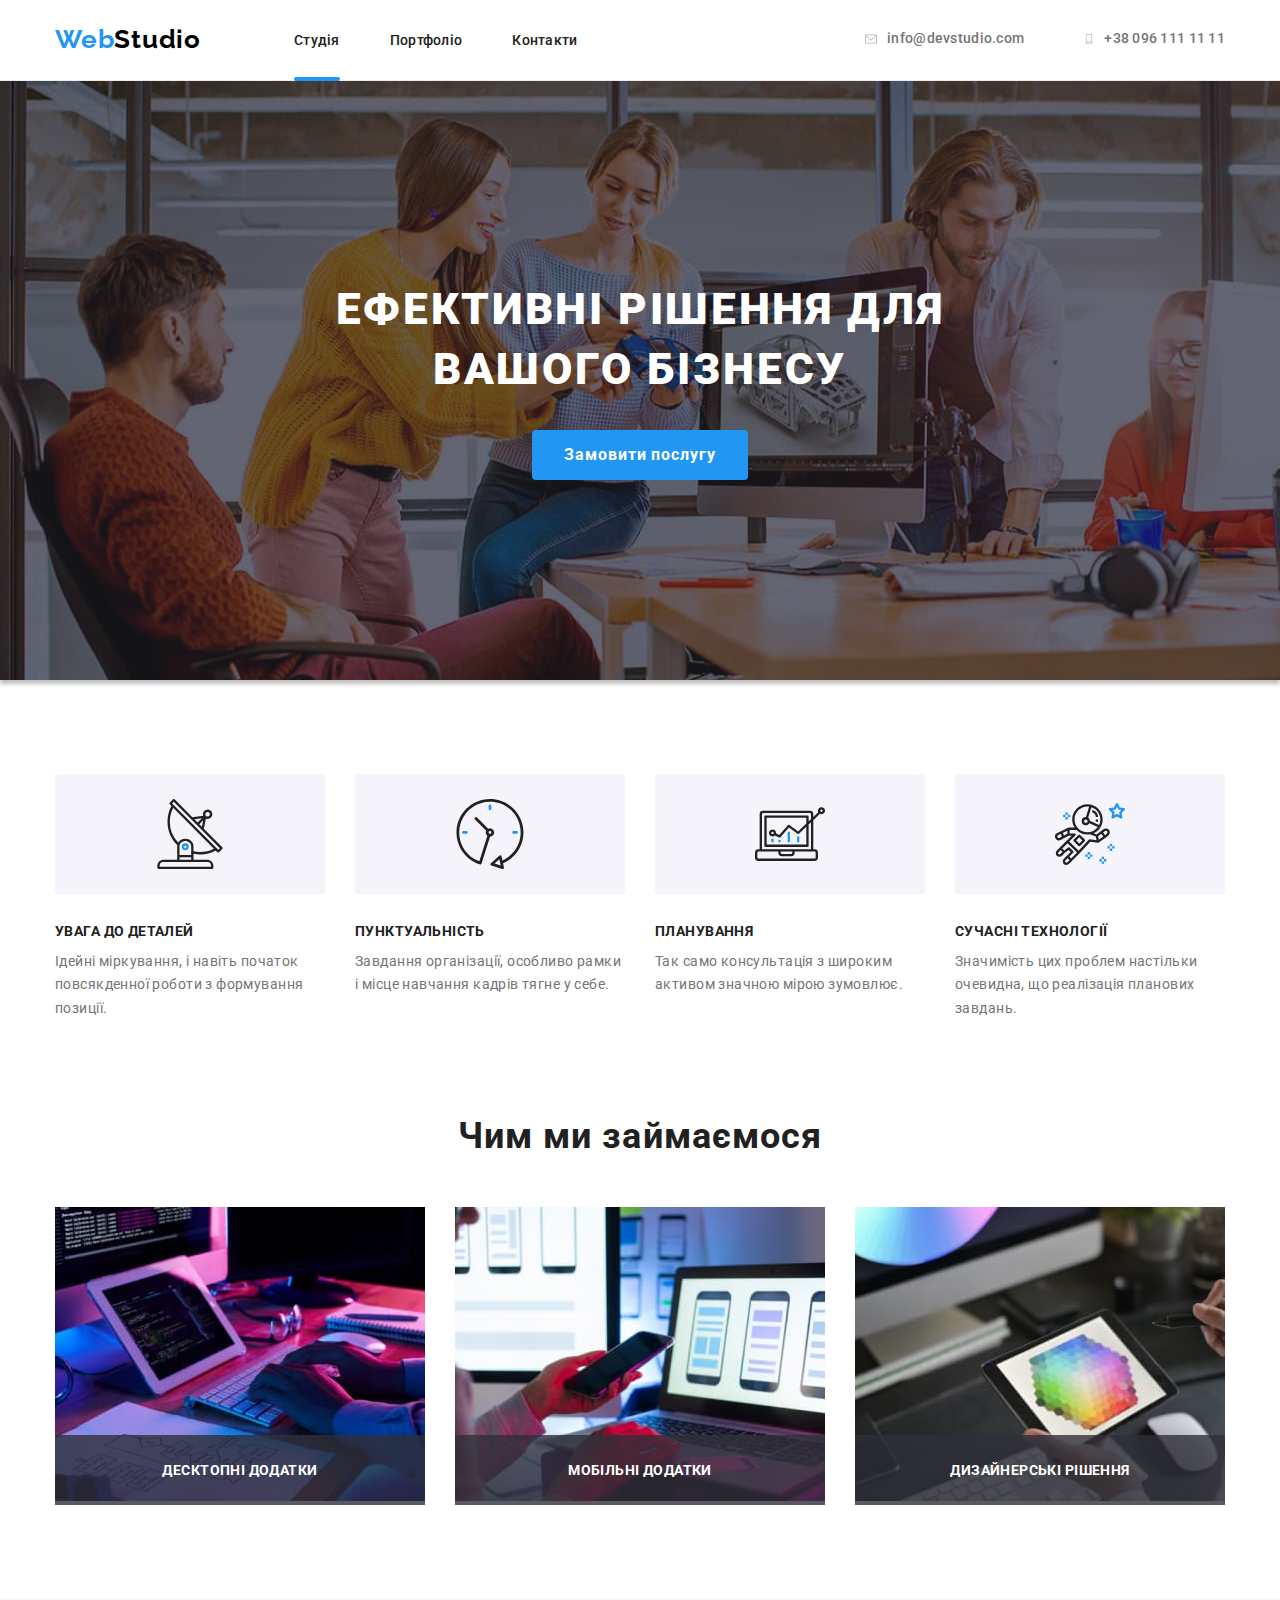
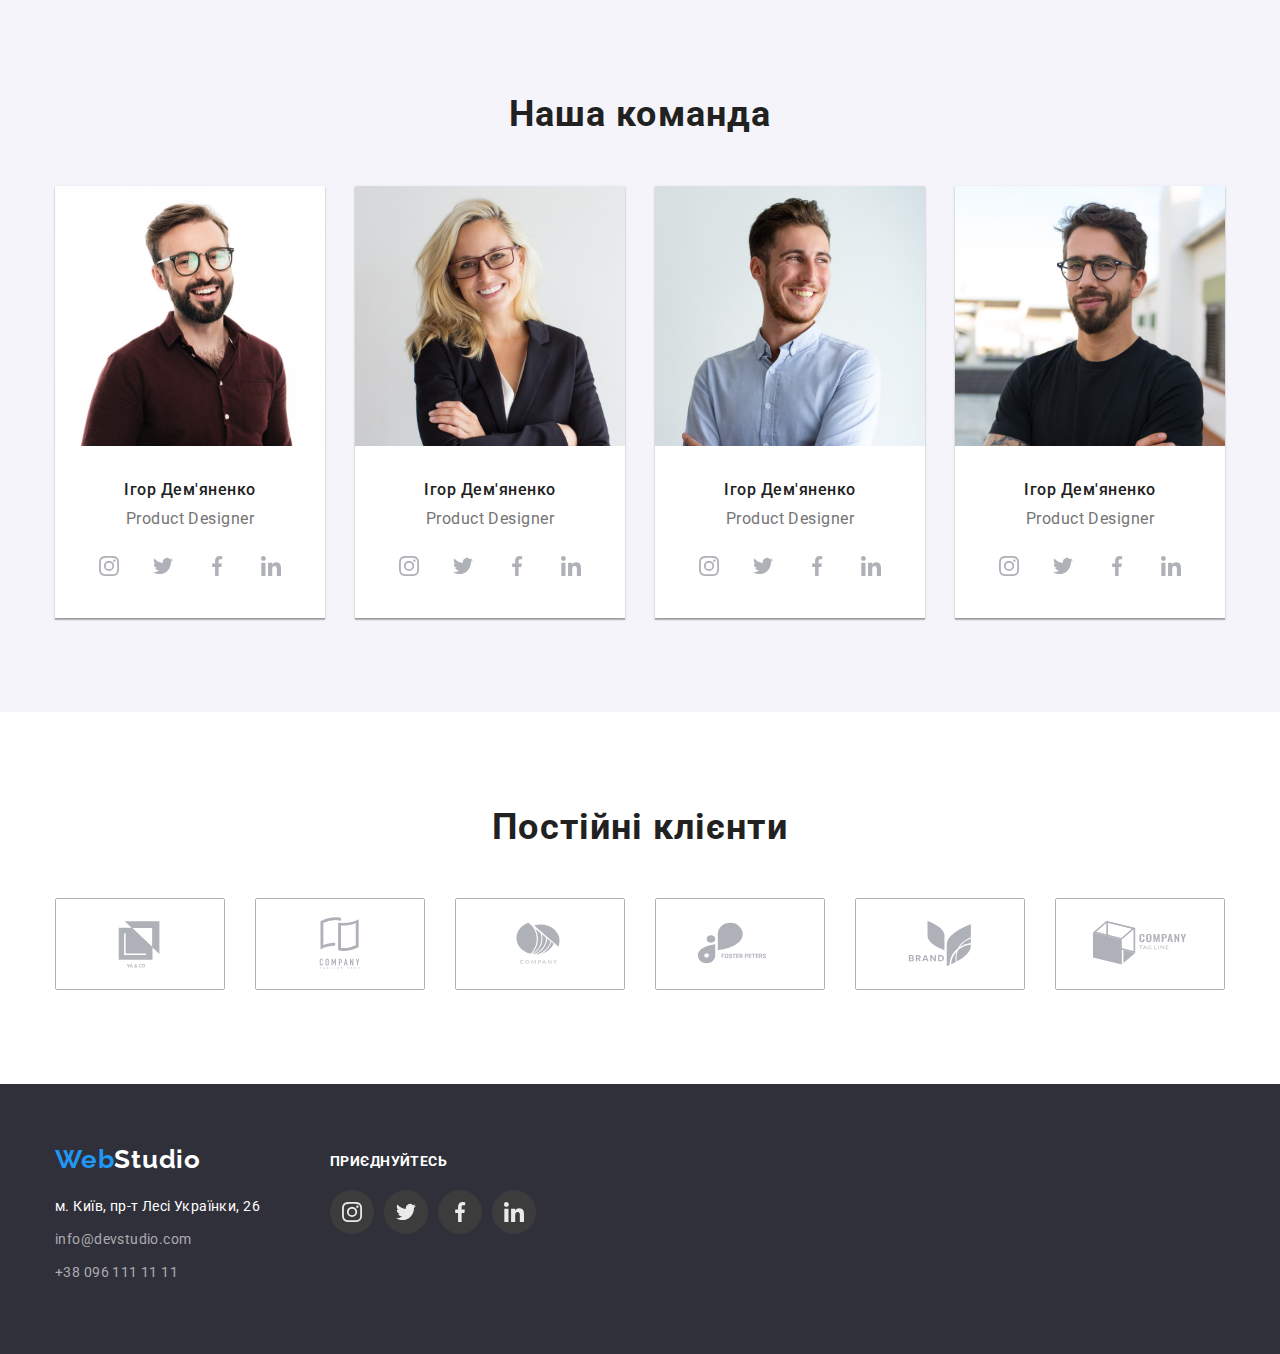
<file: index.html>
<!DOCTYPE html>
<html lang="uk">
  <head>
    <meta charset="UTF-8" />
    <meta http-equiv="X-UA-Compatible" content="IE=edge" />
    <meta name="viewport" content="width=device-width, initial-scale=1.0" />
    <link rel="preconnect" href="https://fonts.googleapis.com" />
    <link rel="preconnect" href="https://fonts.gstatic.com" crossorigin />
    <link
      href="https://fonts.googleapis.com/css2?family=Raleway:wght@400;700;900&family=Roboto:wght@400;500;700;900&display=swap"
      rel="stylesheet"
    />
    <link
      rel="stylesheet"
      href="https://cdnjs.cloudflare.com/ajax/libs/modern-normalize/1.1.0/modern-normalize.min.css"
      integrity="sha512-wpPYUAdjBVSE4KJnH1VR1HeZfpl1ub8YT/NKx4PuQ5NmX2tKuGu6U/JRp5y+Y8XG2tV+wKQpNHVUX03MfMFn9Q=="
      crossorigin="anonymous"
      referrerpolicy="no-referrer"
    />
    <link rel="stylesheet" href="./css/styles.css" />
    <title>WebStudio</title>
  </head>
  <body class="body">
    <header class="header">
      <div class="container">
        <div class="header-f">
          <a href="./index.html" class="logo"
            ><span class="logo-web">Web</span>Studio</a>
          <nav class="nav-ul">
            <ul class="nav">
              <li class="nav-li">
                <div class="current">
                  <a href="./index.html" class="nav-item" >Студія</a>
                </div>
              </li>
              <li class="nav-li">
                <a href="./portfolio.html" class="nav-item">Портфоліо</a>
              </li>
              <li class="nav-li"><a href="#" class="nav-item">Контакти</a></li>
            </ul>
          </nav>
          <div class="header-cont-div">
            <div class="contct-fill">
              <a href="mailto:info@devstudio.com" class="header-email"
                ><svg class="soc-svg-header" width="12" height="16">
                  <use class="header-use" href="./images/icons.svg#icon-envelope"></use>
                </svg>info@devstudio.com
              </a>
            </div>
            <div class="contct-fill">
              <a href="tel:+380961111111" class="header-tel"
                ><svg class="soc-svg-header" width="10" height="16">
                  <use href="./images/icons.svg#icon-smartphone"></use>
                  </svg>+38 096 111 11 11
              </a>
            </div>
          </div>
        </div>
      </div>
    </header>

    <main>
      <!--hero-->
      <section class="hero">
        <div class="container">
          <h1 class="hero-h1">
            Ефективні рішення для <br />
            вашого бізнесу
          </h1>

          <button type="button" class="hero-btn" data-modal-open>Замовити послугу</button>
        </div>
      </section>

      <!--about-->
      <section class="about">
        <div class="container">
          <ul class="about-list">
            <li class="about-list-li">
              <div class="about-grey">
                <svg class="about-icon" width="70" height="70">
                  <use href="./images/icons.svg#icon-antenna-1"></use>
                </svg>
              </div>
              <h3 class="about-list-h">УВАГА ДО ДЕТАЛЕЙ</h3>
              <p class="about-p">
                Ідейні міркування, і навіть початок повсякденної роботи з
                формування позиції.
              </p>
            </li>
            <li class="about-list-li">
              <div class="about-grey">
                <svg class="about-icon" width="70" height="70">
                  <use href="./images/icons.svg#icon-clock-1"></use>
                </svg>
              </div>
              <h3 class="about-list-h">ПУНКТУАЛЬНІСТЬ</h3>
              <p class="about-p">
                Завдання організації, особливо рамки і місце навчання кадрів
                тягне у себе.
              </p>
            </li>
            <li class="about-list-li">
              <div class="about-grey">
                <svg class="about-icon" width="70" height="70">
                  <use href="./images/icons.svg#icon-diagram-1"></use>
                </svg>
              </div>
              <h3 class="about-list-h">ПЛАНУВАННЯ</h3>
              <p class="about-p">
                Так само консультація з широким активом значною мірою зумовлює.
              </p>
            </li>
            <li class="about-list-li">
              <div class="about-grey">
                <svg class="about-icon" width="70" height="70">
                  <use href="./images/icons.svg#icon-astronaut-1"></use>
                </svg>
              </div>
              <h3 class="about-list-h">СУЧАСНІ ТЕХНОЛОГІЇ</h3>
              <p class="about-p">
                Значимість цих проблем настільки очевидна, що реалізація
                планових завдань.
              </p>
            </li>
          </ul>
        </div>
      </section>

      <!--what we do-->
      <section class="what">
        <div class="container">
          <h2 class="what-h2">Чим ми займаємося</h2>

          <ul class="what-ul">
            <li class="what-item">
              <span class="what-text">Десктопні додатки</span>
              <img
                class="what-img"
                src="./images/box1.jpg"
                alt=",картинка1"
                width="370"
                height="294"
              />
              
            </li>
            <li class="what-item">
              <span class="what-text">Мобільні додатки</span>
              <img
                class="what-img"
                src="./images/box2.jpg"
                alt=",картинка2"
                width="370"
                height="294"
              />
              
            </li>
            <li class="what-item">
              <span class="what-text">Дизайнерські рішення</span>
              <img
                class="what-img"
                src="./images/box3.jpg"
                alt=",картинка3"
                width="370"
                height="294"
              />
              
            </li>
          </ul>
        </div>
      </section>

      <!--team-->
      <section class="team">
        <div class="container">
          <h2 class="team-h2">Наша команда</h2>
          <ul class="team-ul">
            <li class="team-item">
              <img
                class="team-img"
                src="./images/teamcard1.jpg"
                alt="команда1"
                width="270"
                height="260"
              />
              <div class="team-h3-p">
                <h3 class="team-name">Ігор Дем'яненко</h3>
                <p class="team-position">Product Designer</p>
                <ul class="soc-team-ul">
                  <li class="soc-team-li">
                    <a class="soc-team-link" href="">
                      <svg class="soc-svg" width="20" height="20">
                        <use href="./images/icons.svg#icon-instagram-2"></use>
                      </svg>
                    </a>
                  </li>
                  <li class="soc-team-li">
                    <a class="soc-team-link" href="">
                      <svg class="soc-svg" width="20" height="20">
                        <use href="./images/icons.svg#icon-twitter-1"></use>
                      </svg>
                    </a>
                  </li>
                  <li class="soc-team-li">
                    <a class="soc-team-link" href="">
                      <svg class="soc-svg" width="20" height="20">
                        <use href="./images/icons.svg#icon-facebook-1"></use>
                      </svg>
                    </a>
                  </li>
                  <li class="soc-team-li">
                    <a class="soc-team-link" href="">
                      <svg class="soc-svg" width="20" height="20">
                        <use href="./images/icons.svg#icon-linkedin-1"></use>
                      </svg>
                    </a>
                  </li>
                </ul>
              </div>
            </li>
            <li class="team-item">
              <img
                src="./images/teamcard2.jpg"
                alt="команда2"
                width="270"
                height="260"
              />
              <div class="team-h3-p">
                <h3 class="team-name">Ігор Дем'яненко</h3>
                <p class="team-position">Product Designer</p>
                <ul class="soc-team-ul">
                  <li class="soc-team-li">
                    <a class="soc-team-link" href="">
                      <svg class="soc-svg" width="20" height="20">
                        <use href="./images/icons.svg#icon-instagram-2"></use>
                      </svg>
                    </a>
                  </li>
                  <li class="soc-team-li">
                    <a class="soc-team-link" href="">
                      <svg class="soc-svg" width="20" height="20">
                        <use href="./images/icons.svg#icon-twitter-1"></use>
                      </svg>
                    </a>
                  </li>
                  <li class="soc-team-li">
                    <a class="soc-team-link" href="">
                      <svg class="soc-svg" width="20" height="20">
                        <use href="./images/icons.svg#icon-facebook-1"></use>
                      </svg>
                    </a>
                  </li>
                  <li class="soc-team-li">
                    <a class="soc-team-link" href="">
                      <svg class="soc-svg" width="20" height="20">
                        <use href="./images/icons.svg#icon-linkedin-1"></use>
                      </svg>
                    </a>
                  </li>
                </ul>
              </div>
            </li>
            <li class="team-item">
              <img
                class="team-img"
                src="./images/teamcard3.jpg"
                alt="команда3"
                width="270"
                height="260"
              />
              <div class="team-h3-p">
                <h3 class="team-name">Ігор Дем'яненко</h3>
                <p class="team-position">Product Designer</p>
                <ul class="soc-team-ul">
                  <li class="soc-team-li">
                    <a class="soc-team-link" href="">
                      <svg class="soc-svg" width="20" height="20">
                        <use href="./images/icons.svg#icon-instagram-2"></use>
                      </svg>
                    </a>
                  </li>
                  <li class="soc-team-li">
                    <a class="soc-team-link" href="">
                      <svg class="soc-svg" width="20" height="20">
                        <use href="./images/icons.svg#icon-twitter-1"></use>
                      </svg>
                    </a>
                  </li>
                  <li class="soc-team-li">
                    <a class="soc-team-link" href="">
                      <svg class="soc-svg" width="20" height="20">
                        <use href="./images/icons.svg#icon-facebook-1"></use>
                      </svg>
                    </a>
                  </li>
                  <li class="soc-team-li">
                    <a class="soc-team-link" href="">
                      <svg class="soc-svg" width="20" height="20">
                        <use href="./images/icons.svg#icon-linkedin-1"></use>
                      </svg>
                    </a>
                  </li>
                </ul>
              </div>
            </li>
            <li class="team-item">
              <img
                class="team-img"
                src="./images/teamcard4.jpg"
                alt="команда4"
                width="270"
                height="260"
              />
              <div class="team-h3-p">
                <h3 class="team-name">Ігор Дем'яненко</h3>
                <p class="team-position">Product Designer</p>
                <ul class="soc-team-ul">
                  <li class="soc-team-li">
                    <a class="soc-team-link" href="">
                      <svg class="soc-svg" width="20" height="20">
                        <use href="./images/icons.svg#icon-instagram-2"></use>
                      </svg>
                    </a>
                  </li>
                  <li class="soc-team-li">
                    <a class="soc-team-link" href="">
                      <svg class="soc-svg" width="20" height="20">
                        <use href="./images/icons.svg#icon-twitter-1"></use>
                      </svg>
                    </a>
                  </li>
                  <li class="soc-team-li">
                    <a class="soc-team-link" href="">
                      <svg class="soc-svg" width="20" height="20">
                        <use href="./images/icons.svg#icon-facebook-1"></use>
                      </svg>
                    </a>
                  </li>
                  <li class="soc-team-li">
                    <a class="soc-team-link" href="">
                      <svg class="soc-svg" width="20" height="20">
                        <use href="./images/icons.svg#icon-linkedin-1"></use>
                      </svg>
                    </a>
                  </li>
                </ul>
              </div>
            </li>
          </ul>
        </div>
      </section>
      <section class="clients">
        <div class="clients-pad">
          <h2 class="clients-h2">Постійні клієнти</h2>
          <ul class="clients-ul">
            <li class="clients-li">
              <a class="clients-link" href=""
                ><svg class="clients-svg" width="106" height="60">
                  <use
                    class="clients-use"
                    href="./images/icons.svg#icon-Logo1"
                  ></use></svg>
              </a>
            </li>
            <li class="clients-li">
              <a class="clients-link" href=""
                ><svg class="clients-svg" width="106" height="60">
                  <use
                    class="clients-use"
                    href="./images/icons.svg#icon-Logo2"
                  ></use></svg>
              </a>
            </li>
            <li class="clients-li">
              <a class="clients-link" href=""
                ><svg class="clients-svg" width="106" height="60">
                  <use
                    class="clients-use"
                    href="./images/icons.svg#icon-Logo3"
                  ></use></svg >
              </a>
            </li>
            <li class="clients-li">
              <a class="clients-link" href=""
                ><svg class="clients-svg" width="106" height="60">
                  <use
                    class="clients-use"
                    href="./images/icons.svg#icon-Logo4"
                  ></use></svg>
              </a>
            </li>
            <li class="clients-li">
              <a class="clients-link" href=""
                ><svg class="clients-svg" width="106" height="60">
                  <use
                    class="clients-use"
                    href="./images/icons.svg#icon-Logo5"
                  ></use></svg>
              </a>
            </li>
            <li class="clients-li">
              <a class="clients-link" href=""
                ><svg class="clients-svg" width="106" height="60">
                  <use
                    class="clients-use"
                    href="./images/icons.svg#icon-Logo6"
                  ></use></svg>
              </a>
            </li>
          </ul>
        </div>
      </section>
    </main>

    <footer class="footer">
      <div class="container">
        <div class="footer-flex">
          <div class="footer-pad">
            <a href="/" class="logo-footer"
              ><span class="logo-web">Web</span>Studio</a
            >
            <address class="footer-adress">
              <ul>
                <li class="footer-li">
                  <a
                    class="footer-maps"
                    href="https://goo.gl/maps/jtEjoK9GtYtDyCER9"
                    target="_blank"
                    rel="noopener noreferrer"
                    >м. Київ, пр-т Лесі Українки, 26
                  </a>
                </li>
                <li class="footer-li">
                  <a class="footer-email" href="mailto:info@devstudio.com"
                    >info@devstudio.com</a
                  >
                </li>
                <li class="footer-li">
                  <a class="footer-tel" href="tel:+380961111111"
                    >+38 096 111 11 11</a
                  >
                </li>
              </ul>
            </address>
          </div>
          <div class="attach">
            <p class="attach-p">приєднуйтесь</p>
            <ul class="attach-ul">
              <li class="attach-li">
                <a class="attach-link" href="">
                  <svg class="attach-svg" width="20" height="20">
                    <use href="./images/icons.svg#icon-instagram-2"></use>
                  </svg>
                </a>
              </li>
              <li class="attach-li">
                <a class="attach-link" href="">
                  <svg class="attach-svg" width="20" height="20">
                    <use href="./images/icons.svg#icon-twitter-1"></use>
                  </svg>
                </a>
              </li>
              <li class="attach-li">
                <a class="attach-link" href="">
                  <svg class="attach-svg" width="20" height="20">
                    <use href="./images/icons.svg#icon-facebook-1"></use>
                  </svg>
                </a>
              </li>
              <li class="attach-li">
                <a class="attach-link" href="">
                  <svg class="attach-svg" width="20" height="20">
                    <use href="./images/icons.svg#icon-linkedin-1"></use>
                  </svg>
                </a>
              </li>
            </ul>
          </div>
        </div>
      </div>
    </footer>
    <div class="backdrop is-hidden" data-modal>
      <div class="modal">
        <a class="modal-fill">
          <button type="button" class="modal-close" data-modal-close>
            <svg class="modal-svg-close" width="18" height="18">
              <use href="./images/icons.svg#icon-icon-close-black"></use>
            </svg>
          </button>
        </a>
      </div>
    </div>
    <script src="./js/madal.js"></script>
  </body>
</html>
</file>
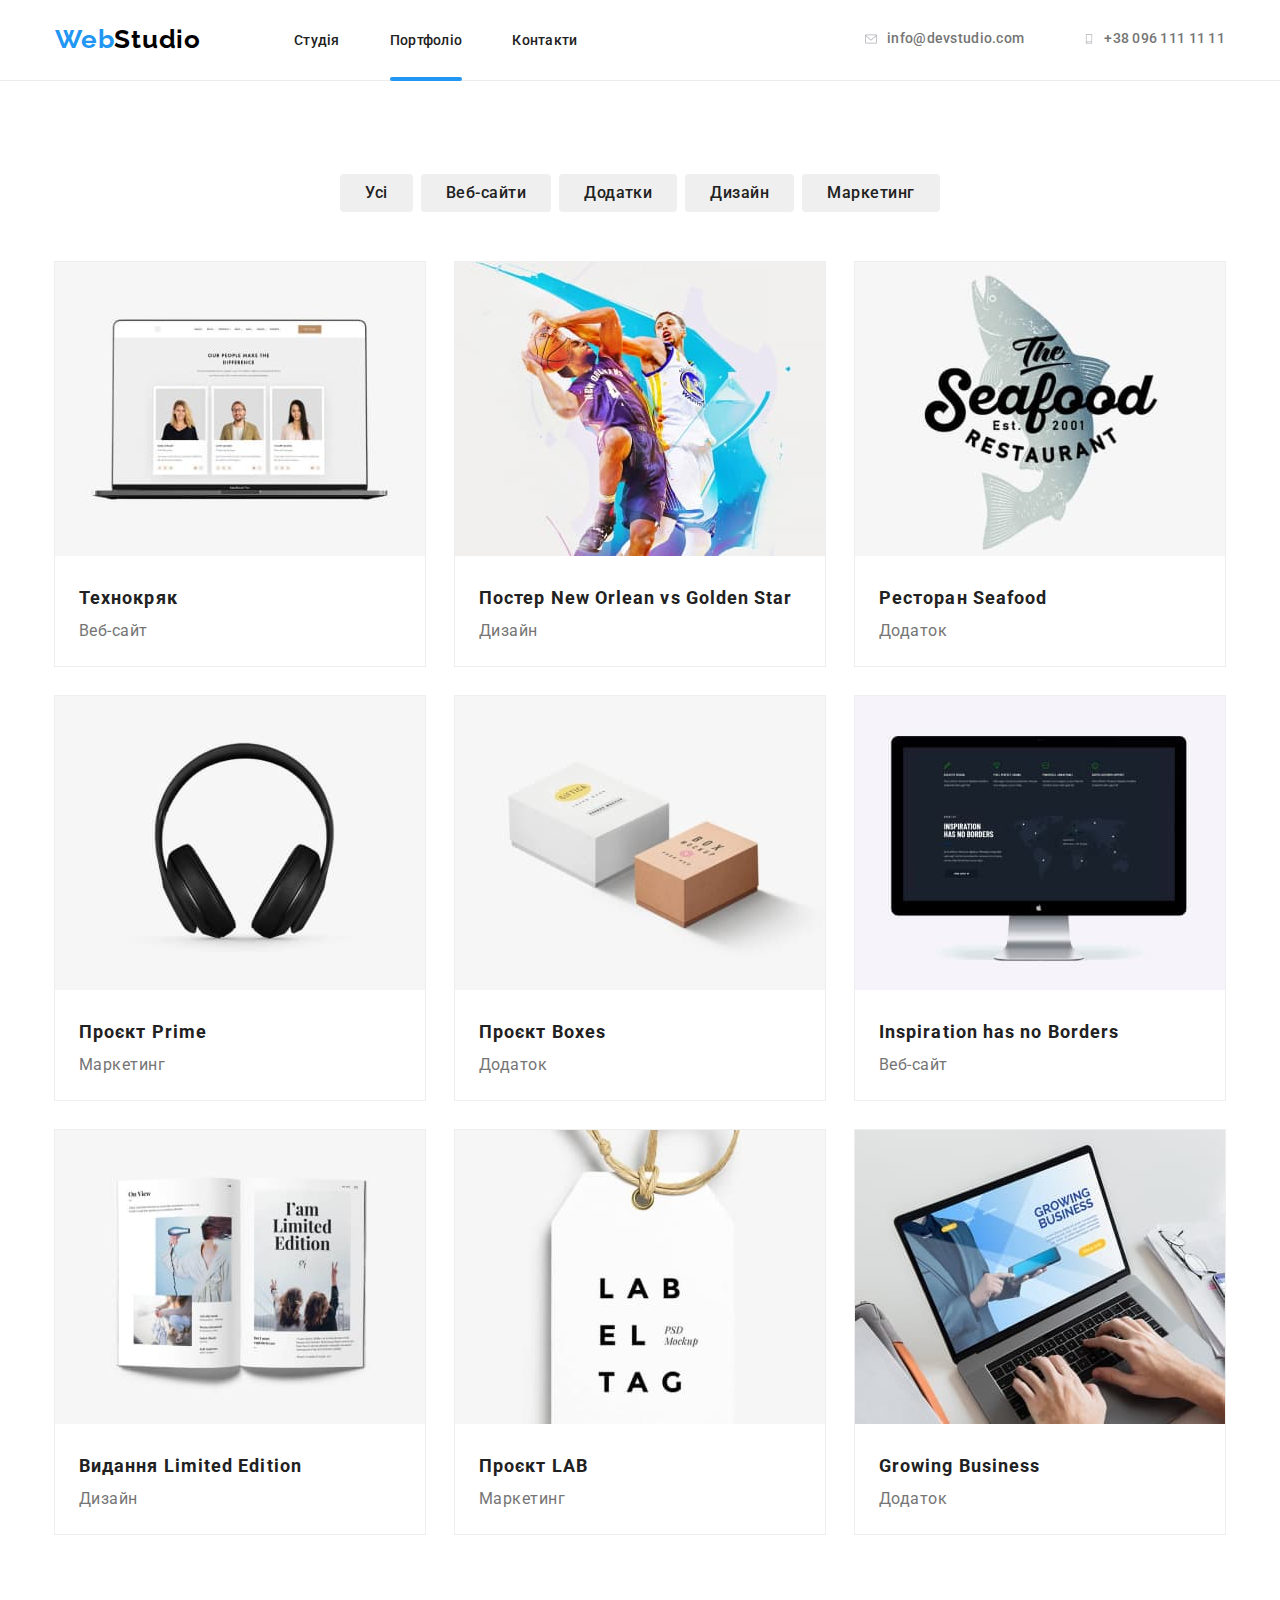
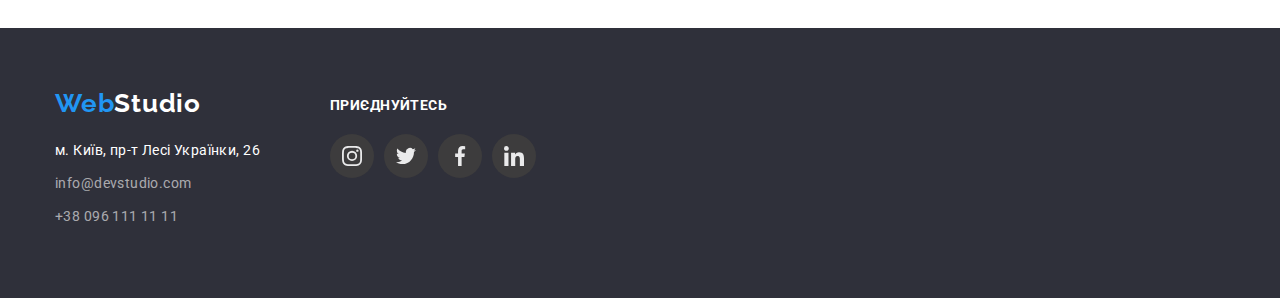
<file: portfolio.html>
<!DOCTYPE html>
<html lang="uk">
  <head>
    <meta charset="UTF-8" />
    <meta http-equiv="X-UA-Compatible" content="IE=edge" />
    <meta name="viewport" content="width=device-width, initial-scale=1.0" />
    <link rel="preconnect" href="https://fonts.googleapis.com" />
    <link rel="preconnect" href="https://fonts.gstatic.com" crossorigin />
    <link
      href="https://fonts.googleapis.com/css2?family=Raleway:wght@400;700;900&family=Roboto:wght@400;500;700&display=swap"
      rel="stylesheet"
    />
    <link
      rel="stylesheet"
      href="https://cdnjs.cloudflare.com/ajax/libs/modern-normalize/1.1.0/modern-normalize.min.css"
      integrity="sha512-wpPYUAdjBVSE4KJnH1VR1HeZfpl1ub8YT/NKx4PuQ5NmX2tKuGu6U/JRp5y+Y8XG2tV+wKQpNHVUX03MfMFn9Q=="
      crossorigin="anonymous"
      referrerpolicy="no-referrer"
    />
    <link rel="stylesheet" href="./css/styles.css" />
    <title>WebStudio</title>
  </head>
  <body class="body">
    <header class="header">
      <div class="container">
        <div class="header-f">
          <a href="./index.html" class="logo"
            ><span class="logo-web">Web</span>Studio</a
          >
          <nav class="nav-ul">
            <ul class="nav">
              <li class="nav-li">
                <a href="./index.html" class="nav-item" >Студія</a>
              </li>
              <li class="nav-li">
                <div class="current">
                  <a href="./portfolio.html" class="nav-item" >Портфоліо</a>
                </div>
              </li>
              <li class="nav-li"><a href="#" class="nav-item">Контакти</a></li>
            </ul>
          </nav>

          <div class="header-cont-div">
            <div class="contct-fill">
              <a href="mailto:info@devstudio.com" class="header-email"
                ><svg class="soc-svg-header" width="12" height="16">
                  <use href="./images/icons.svg#icon-envelope"></use>
                </svg>
                info@devstudio.com</a
              >
            </div>
            <div class="contct-fill">
              <a href="tel:+380961111111" class="header-tel"
                ><svg class="soc-svg-header" width="10" height="16">
                  <use href="./images/icons.svg#icon-smartphone"></use>
                </svg>
                +38 096 111 11 11</a
              >
            </div>
          </div>
        </div>
      </div>
    </header>

    <main>
      <!--filter-->
      <h1 class="portfolio-h1">Портфоліо</h1>
      <section class="portfolio">
        <div class="container">
          <h2 class="filter-h2">фільтер</h2>
          <ul class="filter-ul">
            <li class="filter-item">
              <button type="button" class="filter-btn">Усі</button>
            </li>
            <li class="filter-item">
              <button type="button" class="filter-btn">Веб-сайти</button>
            </li>
            <li class="filter-item">
              <button type="button" class="filter-btn">Додатки</button>
            </li>
            <li class="filter-item">
              <button type="button" class="filter-btn">Дизайн</button>
            </li>
            <li class="filter-item">
              <button type="button" class="filter-btn">Маркетинг</button>
            </li>
          </ul>

          <!--porfolio-->

          <div>
            <ul class="porfolio-ul">
              <li class="porfolio-item">
                <a class="port-shadow" href="#">
                  <div class="port-text-div">
                    <img
                      src="./images/img1.jpg"
                      alt="картинка1"
                      width="370"
                      class="portfolio-img"
                    />
                    <p class="port-text-img">
                      Ресурс пропонує комплексні пропозиції з різним рівнем
                      функціоналу та сервісів. Все це дозволить відвідувачу
                      отримати вичерпні відомості про компанію чи приватну особу.
                    </p>
                  </div>
                  <div class="portfolio-h3-p">
                    <h3 class="portfolio-h3">Технокряк</h3>
                    <p class="portfolio-p">Веб-сайт</p>
                  </div>
                </a>
              </li>

              <li class="porfolio-item">
                <a class="port-shadow" href="#">
                  <div class="port-text-div">
                    <img
                      src="./images/img2.jpg"
                      alt="картинка1"
                      width="370"
                      class="portfolio-img"
                    />
                    <p class="port-text-img">
                      Ресурс пропонує комплексні пропозиції з різним рівнем
                      функціоналу та сервісів. Все це дозволить відвідувачу
                      отримати вичерпні відомості про компанію чи приватну особу.
                    </p>
                  </div>
                    <div class="portfolio-h3-p">
                      <h3 class="portfolio-h3">
                        Постер New Orlean vs Golden Star
                      </h3>
                      <p class="portfolio-p">Дизайн</p>
                    </div>
                  
                </a>
              </li>

              <li class="porfolio-item">
                <a class="port-shadow" href="#">
                  <div class="port-text-div">
                   <img
                    src="./images/img3.jpg"
                    alt="картинка1"
                    width="370"
                    class="portfolio-img"
                   />
                   <p class="port-text-img">
                    Ресурс пропонує комплексні пропозиції з різним рівнем
                    функціоналу та сервісів. Все це дозволить відвідувачу
                    отримати вичерпні відомості про компанію чи приватну особу.
                   </p>
                  </div>
                  <div class="portfolio-h3-p">
                    <h3 class="portfolio-h3">Ресторан Seafood</h3>
                    <p class="portfolio-p">Додаток</p>
                  </div>
                </a>
              </li>
              <li class="porfolio-item">
                <a class="port-shadow" href="#">
                  <div class="port-text-div">
                  <img
                    src="./images/img4.jpg"
                    alt="картинка1"
                    width="370"
                    class="portfolio-img"
                  />
                  <p class="port-text-img">
                    Ресурс пропонує комплексні пропозиції з різним рівнем
                    функціоналу та сервісів. Все це дозволить відвідувачу
                    отримати вичерпні відомості про компанію чи приватну особу.
                   </p>
                </div>
                  <div class="portfolio-h3-p">
                    <h3 class="portfolio-h3">Проєкт Prime</h3>
                    <p class="portfolio-p">Маркетинг</p>
                  </div>
                </a>
              </li>
              <li class="porfolio-item">
                <a class="port-shadow" href="#">
                  <div class="port-text-div">
                  <img
                    src="./images/img5.jpg"
                    alt="картинка1"
                    width="370"
                    class="portfolio-img"
                  />
                  <p class="port-text-img">
                    Ресурс пропонує комплексні пропозиції з різним рівнем
                    функціоналу та сервісів. Все це дозволить відвідувачу
                    отримати вичерпні відомості про компанію чи приватну особу.
                   </p>
                </div>
                  <div class="portfolio-h3-p">
                    <h3 class="portfolio-h3">Проєкт Boxes</h3>
                    <p class="portfolio-p">Додаток</p>
                  </div>
                </a>
              </li>
              <li class="porfolio-item">
                <a class="port-shadow" href="#">
                  <div class="port-text-div">
                  <img
                    src="./images/img6.jpg"
                    alt="картинка1"
                    width="370"
                    class="portfolio-img"
                  />
                  <p class="port-text-img">
                    Ресурс пропонує комплексні пропозиції з різним рівнем
                    функціоналу та сервісів. Все це дозволить відвідувачу
                    отримати вичерпні відомості про компанію чи приватну особу.
                   </p>
                </div>
                  <div class="portfolio-h3-p">
                    <h3 class="portfolio-h3">Inspiration has no Borders</h3>
                    <p class="portfolio-p">Веб-сайт</p>
                  </div>
                </a>
              </li>
              <li class="porfolio-item">
                <a class="port-shadow" href="#">
                  <div class="port-text-div">
                  <img
                    src="./images/img7.jpg"
                    alt="картинка1"
                    width="370"
                    class="portfolio-img"
                  />
                  <p class="port-text-img">
                    Ресурс пропонує комплексні пропозиції з різним рівнем
                    функціоналу та сервісів. Все це дозволить відвідувачу
                    отримати вичерпні відомості про компанію чи приватну особу.
                   </p>
                </div>
                  <div class="portfolio-h3-p">
                    <h3 class="portfolio-h3">Видання Limited Edition</h3>
                    <p class="portfolio-p">Дизайн</p>
                  </div>
                </a>
              </li>
              <li class="porfolio-item">
                <a class="port-shadow" href="#">
                  <div class="port-text-div">
                  <img
                    src="./images/img8.jpg"
                    alt="картинка1"
                    width="370"
                    class="portfolio-img"
                  />
                  <p class="port-text-img">
                    Ресурс пропонує комплексні пропозиції з різним рівнем
                    функціоналу та сервісів. Все це дозволить відвідувачу
                    отримати вичерпні відомості про компанію чи приватну особу.
                   </p>
                </div>
                  <div class="portfolio-h3-p">
                    <h3 class="portfolio-h3">Проєкт LAB</h3>
                    <p class="portfolio-p">Маркетинг</p>
                  </div>
                </a>
              </li>
              <li class="porfolio-item">
                <a class="port-shadow" href="#">
                  <div class="port-text-div">
                  <img
                    src="./images/img9.jpg"
                    alt="картинка1"
                    width="370"
                    class="portfolio-img"
                  />
                  <p class="port-text-img">
                    Ресурс пропонує комплексні пропозиції з різним рівнем
                    функціоналу та сервісів. Все це дозволить відвідувачу
                    отримати вичерпні відомості про компанію чи приватну особу.
                   </p>
                 </div>
                  <div class="portfolio-h3-p">
                    <h3 class="portfolio-h3">Growing Business</h3>
                    <p class="portfolio-p">Додаток</p>
                  </div>
                </a>
              </li>
            </ul>
          </div>
        </div>
      </section>
    </main>

    <footer class="footer">
      <div class="container">
        <div class="footer-flex">
          <div class="footer-pad">
            <a href="/" class="logo-footer"
              ><span class="logo-web">Web</span>Studio</a
            >
            <address class="footer-adress">
              <ul>
                <li class="footer-li">
                  <a
                    class="footer-maps"
                    href="https://goo.gl/maps/jtEjoK9GtYtDyCER9"
                    target="_blank"
                    rel="noopener noreferrer"
                    >м. Київ, пр-т Лесі Українки, 26
                  </a>
                </li>
                <li class="footer-li">
                  <a class="footer-email" href="mailto:info@devstudio.com"
                    >info@devstudio.com</a
                  >
                </li>
                <li class="footer-li">
                  <a class="footer-tel" href="tel:+380961111111"
                    >+38 096 111 11 11</a
                  >
                </li>
              </ul>
            </address>
          </div>
          <div class="attach">
            <p class="attach-p">приєднуйтесь</p>
            <ul class="attach-ul">
              <li class="attach-li">
                <a class="attach-link" href="">
                  <svg class="attach-svg" width="20" height="20">
                    <use href="./images/icons.svg#icon-instagram-2"></use>
                  </svg>
                </a>
              </li>
              <li class="attach-li">
                <a class="attach-link" href="">
                  <svg class="attach-svg" width="20" height="20">
                    <use href="./images/icons.svg#icon-twitter-1"></use>
                  </svg>
                </a>
              </li>
              <li class="attach-li">
                <a class="attach-link" href="">
                  <svg class="attach-svg" width="20" height="20">
                    <use href="./images/icons.svg#icon-facebook-1"></use>
                  </svg>
                </a>
              </li>
              <li class="attach-li">
                <a class="attach-link" href="">
                  <svg class="attach-svg" width="20" height="20">
                    <use href="./images/icons.svg#icon-linkedin-1"></use>
                  </svg>
                </a>
              </li>
            </ul>
          </div>
        </div>
      </div>
    </footer>
  </body>
</html>
</file>
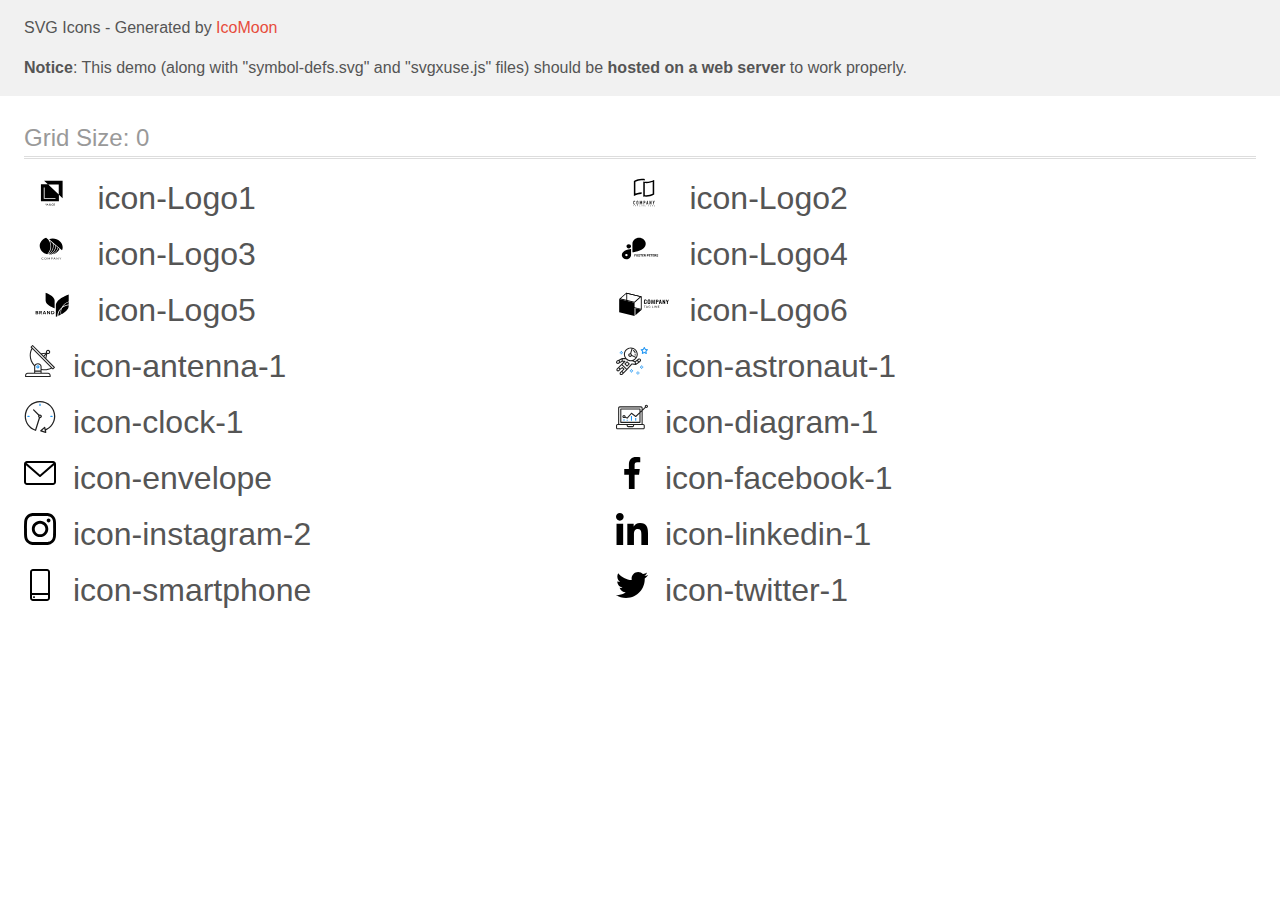
<file: svg/icomoon/demo-external-svg.html>
<!doctype html>
<html>
<head>
    <title>IcoMoon - SVG Icons</title>
    <meta charset="utf-8">
    <meta name="viewport" content="width=device-width, initial-scale=1">
    <link rel="stylesheet" href="demo-files/demo.css">
    <link rel="stylesheet" href="style.css">
</head>
<body>
<header class="bgc1 clearfix">
<div class="mhl">
    <p>SVG Icons - Generated by <a href="https://icomoon.io/app">IcoMoon</a></p><p><strong>Notice</strong>: This demo (along with "symbol-defs.svg" and "svgxuse.js" files) should be <b>hosted on a web server</b> to work properly.</p>
</div>
</header>
    <div class="clearfix mhl ptl">
        <h1 class="mvm mtn fgc1">Grid Size: 0</h1>
        <div class="glyph fs1">
            <div class="clearfix pbs">
                <svg class="icon icon-Logo1"><use xlink:href="symbol-defs.svg#icon-Logo1"></use></svg><span class="name"> icon-Logo1</span>
            </div>
        </div>
        <div class="glyph fs1">
            <div class="clearfix pbs">
                <svg class="icon icon-Logo2"><use xlink:href="symbol-defs.svg#icon-Logo2"></use></svg><span class="name"> icon-Logo2</span>
            </div>
        </div>
        <div class="glyph fs1">
            <div class="clearfix pbs">
                <svg class="icon icon-Logo3"><use xlink:href="symbol-defs.svg#icon-Logo3"></use></svg><span class="name"> icon-Logo3</span>
            </div>
        </div>
        <div class="glyph fs1">
            <div class="clearfix pbs">
                <svg class="icon icon-Logo4"><use xlink:href="symbol-defs.svg#icon-Logo4"></use></svg><span class="name"> icon-Logo4</span>
            </div>
        </div>
        <div class="glyph fs1">
            <div class="clearfix pbs">
                <svg class="icon icon-Logo5"><use xlink:href="symbol-defs.svg#icon-Logo5"></use></svg><span class="name"> icon-Logo5</span>
            </div>
        </div>
        <div class="glyph fs1">
            <div class="clearfix pbs">
                <svg class="icon icon-Logo6"><use xlink:href="symbol-defs.svg#icon-Logo6"></use></svg><span class="name"> icon-Logo6</span>
            </div>
        </div>
        <div class="glyph fs1">
            <div class="clearfix pbs">
                <svg class="icon icon-antenna-1"><use xlink:href="symbol-defs.svg#icon-antenna-1"></use></svg><span class="name"> icon-antenna-1</span>
            </div>
        </div>
        <div class="glyph fs1">
            <div class="clearfix pbs">
                <svg class="icon icon-astronaut-1"><use xlink:href="symbol-defs.svg#icon-astronaut-1"></use></svg><span class="name"> icon-astronaut-1</span>
            </div>
        </div>
        <div class="glyph fs1">
            <div class="clearfix pbs">
                <svg class="icon icon-clock-1"><use xlink:href="symbol-defs.svg#icon-clock-1"></use></svg><span class="name"> icon-clock-1</span>
            </div>
        </div>
        <div class="glyph fs1">
            <div class="clearfix pbs">
                <svg class="icon icon-diagram-1"><use xlink:href="symbol-defs.svg#icon-diagram-1"></use></svg><span class="name"> icon-diagram-1</span>
            </div>
        </div>
        <div class="glyph fs1">
            <div class="clearfix pbs">
                <svg class="icon icon-envelope"><use xlink:href="symbol-defs.svg#icon-envelope"></use></svg><span class="name"> icon-envelope</span>
            </div>
        </div>
        <div class="glyph fs1">
            <div class="clearfix pbs">
                <svg class="icon icon-facebook-1"><use xlink:href="symbol-defs.svg#icon-facebook-1"></use></svg><span class="name"> icon-facebook-1</span>
            </div>
        </div>
        <div class="glyph fs1">
            <div class="clearfix pbs">
                <svg class="icon icon-instagram-2"><use xlink:href="symbol-defs.svg#icon-instagram-2"></use></svg><span class="name"> icon-instagram-2</span>
            </div>
        </div>
        <div class="glyph fs1">
            <div class="clearfix pbs">
                <svg class="icon icon-linkedin-1"><use xlink:href="symbol-defs.svg#icon-linkedin-1"></use></svg><span class="name"> icon-linkedin-1</span>
            </div>
        </div>
        <div class="glyph fs1">
            <div class="clearfix pbs">
                <svg class="icon icon-smartphone"><use xlink:href="symbol-defs.svg#icon-smartphone"></use></svg><span class="name"> icon-smartphone</span>
            </div>
        </div>
        <div class="glyph fs1">
            <div class="clearfix pbs">
                <svg class="icon icon-twitter-1"><use xlink:href="symbol-defs.svg#icon-twitter-1"></use></svg><span class="name"> icon-twitter-1</span>
            </div>
        </div>
  </div>
<script defer src="svgxuse.js"></script>
</body>
</html>
</file>
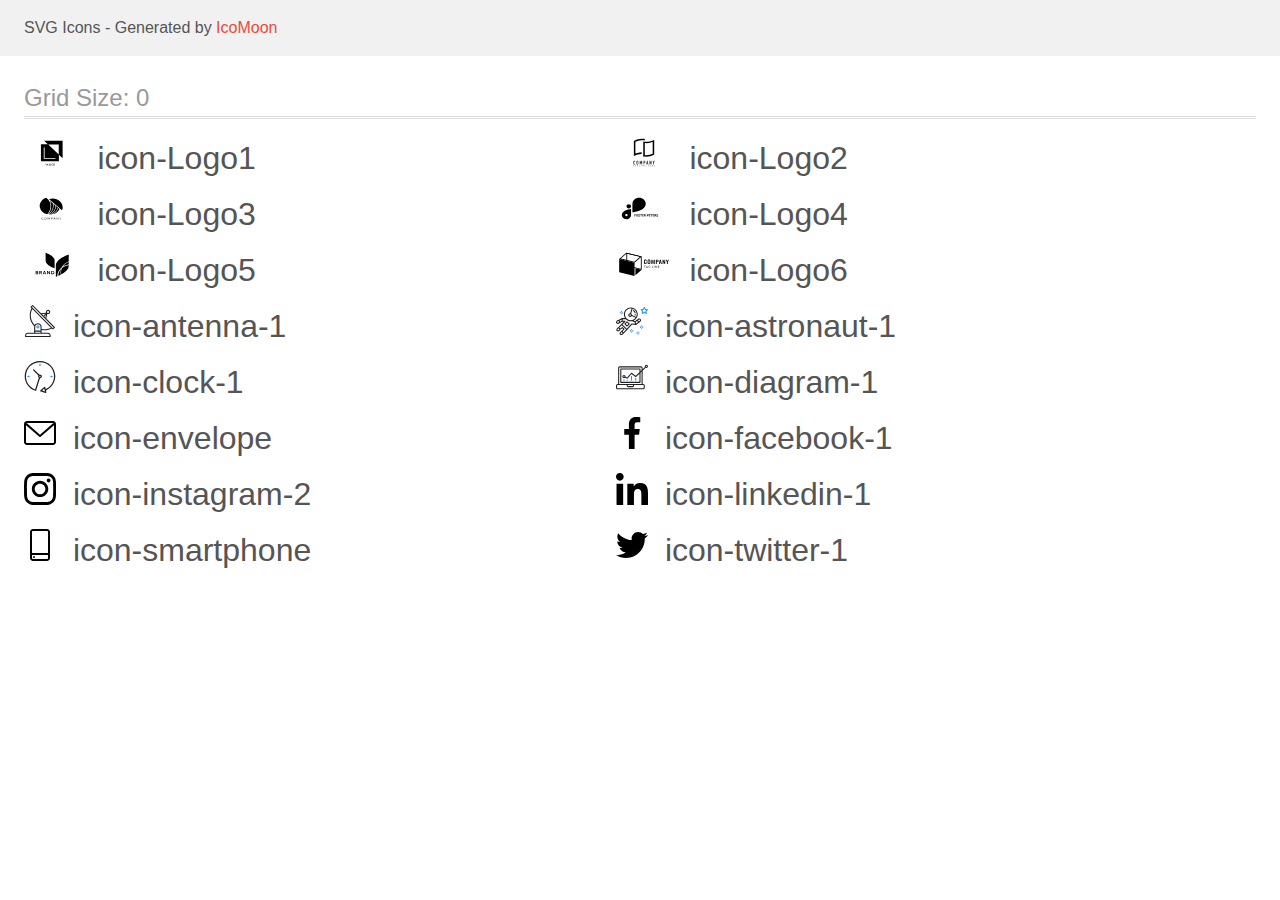
<file: svg/icomoon/demo.html>
<!doctype html>
<html>
<head>
    <title>IcoMoon - SVG Icons</title>
    <meta charset="utf-8">
    <meta name="viewport" content="width=device-width, initial-scale=1">
    <link rel="stylesheet" href="demo-files/demo.css">
    <link rel="stylesheet" href="style.css">
</head>
<body>
<svg aria-hidden="true" style="position: absolute; width: 0; height: 0; overflow: hidden;" version="1.1" xmlns="http://www.w3.org/2000/svg" xmlns:xlink="http://www.w3.org/1999/xlink">
<defs>
<symbol id="icon-Logo1" viewBox="0 0 57 32">
<path d="M20.267 3.733l3.738 3.538-6.938-0.004v17.167h18.133v-6.564l3.733 3.534v-17.671h-18.667zM35.036 17.455l-10.597-10.032h10.597v10.032zM31.746 21.923h-11.81v-11.545h0.835v10.763h10.975v0.781zM22.725 26.72l-0.436 0.899-0.436-0.899h-0.366l0.637 1.198v0.698h0.331v-0.698l0.635-1.198h-0.364zM23.274 28.616l0.154-0.442h0.734l0.155 0.442h0.344l-0.717-1.896h-0.296l-0.716 1.896h0.342zM23.794 27.123l0.275 0.786h-0.549l0.275-0.787zM25.531 27.863c-0.045 0.067-0.071 0.149-0.071 0.238 0 0.001 0 0.002 0 0.003v-0c0 0.16 0.056 0.29 0.168 0.389s0.263 0.149 0.45 0.149c0.188 0 0.349-0.051 0.485-0.153l0.107 0.126h0.367l-0.278-0.33c0.109-0.149 0.164-0.341 0.164-0.574h-0.275c0 0.128-0.027 0.244-0.079 0.348l-0.366-0.432 0.129-0.094c0.078-0.053 0.144-0.119 0.195-0.195l0.002-0.003c0.038-0.061 0.060-0.136 0.060-0.216 0-0.001 0-0.002 0-0.003v0c0-0.002 0-0.005 0-0.007 0-0.117-0.051-0.221-0.132-0.293l-0-0c-0.084-0.076-0.197-0.123-0.32-0.123-0.007 0-0.013 0-0.020 0l0.001-0c-0.153 0-0.274 0.044-0.364 0.13s-0.135 0.203-0.135 0.352c0 0.061 0.014 0.123 0.043 0.189 0.030 0.065 0.082 0.144 0.155 0.237-0.14 0.101-0.235 0.188-0.282 0.261zM26.387 28.283c-0.081 0.066-0.185 0.106-0.299 0.107h-0c-0.005 0-0.010 0-0.015 0-0.082 0-0.156-0.031-0.212-0.083l0 0c-0.052-0.052-0.085-0.123-0.085-0.203 0-0.004 0-0.007 0-0.011l-0 0.001c0-0.101 0.052-0.192 0.156-0.271l0.041-0.029 0.414 0.489zM26.047 27.443c-0.090-0.11-0.134-0.202-0.134-0.275 0-0.063 0.019-0.116 0.055-0.157 0.034-0.039 0.084-0.063 0.139-0.063 0.003 0 0.005 0 0.008 0h-0c0.002-0 0.004-0 0.007-0 0.052 0 0.1 0.020 0.135 0.054l-0-0c0.037 0.035 0.056 0.077 0.056 0.126 0 0.002 0 0.005 0 0.007 0 0.071-0.031 0.134-0.080 0.177l-0 0-0.041 0.032-0.145 0.099zM29.133 28.473c0.13-0.114 0.205-0.272 0.224-0.474h-0.328c-0.018 0.135-0.059 0.232-0.124 0.29s-0.163 0.087-0.292 0.087c-0.141 0-0.249-0.054-0.323-0.162s-0.11-0.264-0.11-0.469v-0.167c0.002-0.203 0.041-0.355 0.117-0.46 0.077-0.105 0.188-0.157 0.331-0.157 0.123 0 0.217 0.030 0.28 0.091s0.104 0.158 0.12 0.294h0.328c-0.021-0.207-0.095-0.368-0.222-0.482s-0.296-0.171-0.506-0.171c-0.155 0-0.292 0.037-0.411 0.111-0.119 0.076-0.213 0.183-0.27 0.31l-0.002 0.005c-0.060 0.133-0.096 0.288-0.096 0.451 0 0.008 0 0.016 0 0.023l-0-0.001v0.177c0.003 0.174 0.035 0.327 0.098 0.46s0.151 0.234 0.266 0.306c0.116 0.071 0.249 0.107 0.4 0.107 0.216 0 0.389-0.056 0.519-0.169zM31.069 28.207c0.064-0.141 0.097-0.304 0.097-0.49v-0.105c0-0.006 0-0.013 0-0.020 0-0.169-0.036-0.329-0.102-0.473l0.003 0.007c-0.060-0.134-0.156-0.243-0.274-0.318l-0.003-0.002c-0.119-0.075-0.256-0.112-0.411-0.112s-0.291 0.037-0.411 0.113c-0.119 0.075-0.211 0.182-0.277 0.324-0.062 0.137-0.098 0.297-0.098 0.466 0 0.008 0 0.016 0 0.025l-0-0.001v0.107c0.001 0.181 0.034 0.341 0.099 0.48 0.066 0.139 0.159 0.246 0.279 0.322 0.121 0.075 0.258 0.112 0.411 0.112 0.156 0 0.293-0.037 0.412-0.112 0.119-0.076 0.212-0.183 0.276-0.323zM30.716 27.135c0.080 0.112 0.119 0.274 0.119 0.484v0.099c0 0.213-0.039 0.376-0.118 0.487-0.078 0.111-0.19 0.167-0.336 0.167-0.004 0-0.009 0-0.014 0-0.134 0-0.253-0.067-0.324-0.17l-0.001-0.001c-0.081-0.114-0.121-0.275-0.121-0.483v-0.109c0.002-0.204 0.043-0.362 0.122-0.473 0.071-0.102 0.188-0.168 0.321-0.168 0.005 0 0.010 0 0.014 0l-0.001-0c0.146 0 0.259 0.056 0.338 0.168z"></path>
</symbol>
<symbol id="icon-Logo2" viewBox="0 0 57 32">
<path d="M26.727 3.165h-0.073c-0.112-0.007-0.224-0.010-0.336-0.012h-0.243c-0.212 0-0.428 0.005-0.642 0.016-0.007-0.001-0.016-0.001-0.024-0.001s-0.017 0-0.025 0.001l0.001-0c-2.059 0.12-3.971 0.635-5.699 1.47l0.090-0.039-0.23 0.111v11.809l0.54-0.183c0.474-0.163 0.978-0.309 1.5-0.445 1.29-0.345 2.775-0.553 4.305-0.573l0.012-0v1.551c-0.193 0.001-0.38 0.006-0.568 0.016h-0.045c-1.212 0.068-2.348 0.25-3.442 0.537l0.12-0.027c-1.503 0.382-2.82 0.91-4.044 1.586l0.087-0.044v-15.145c1.195-0.711 2.578-1.29 4.042-1.665l0.11-0.024c1.173-0.315 2.52-0.499 3.909-0.505h0.231c0.273 0.007 0.539 0.019 0.788 0.038 0.658 0.046 1.31 0.15 1.949 0.311v1.527c-0.544-0.133-1.189-0.234-1.849-0.282l-0.039-0.002-0.039-0.003c-0.132-0.011-0.263-0.022-0.386-0.022zM29.415 4.726c0.339 0.026 0.69 0.038 1.044 0.038 1.464-0.006 2.881-0.198 4.231-0.554l-0.117 0.026c1.502-0.383 2.819-0.912 4.043-1.587l-0.087 0.044v14.875c-1.195 0.71-2.578 1.289-4.042 1.665l-0.11 0.024c-1.173 0.314-2.52 0.498-3.91 0.503h-0.004c-0.029 0-0.062 0-0.096 0-1.020 0-2.010-0.128-2.955-0.368l0.083 0.018v-14.972c0.229 0.053 0.466 0.102 0.706 0.142 0.394 0.067 0.81 0.115 1.214 0.145zM36.985 4.842l-0.54 0.181c-0.496 0.167-0.997 0.316-1.5 0.449-1.344 0.36-2.888 0.569-4.48 0.575h-0.004c-0.352 0-0.676-0.010-0.989-0.030l-0.43-0.028v12.148l0.37 0.032c0.342 0.030 0.696 0.045 1.052 0.045 1.257-0.006 2.473-0.172 3.631-0.48l-0.1 0.023c1.059-0.269 1.977-0.608 2.848-1.031l-0.088 0.039 0.23-0.111v-11.812z"></path>
<path d="M19.060 24.113c-0.145-0.15-0.348-0.243-0.572-0.243-0.010 0-0.020 0-0.030 0.001l0.001-0c-0.004-0-0.008-0-0.012-0-0.121 0-0.236 0.024-0.34 0.067l0.006-0.002c-0.205 0.082-0.364 0.243-0.442 0.444l-0.002 0.005c-0.043 0.107-0.063 0.22-0.062 0.335v2.023c-0.005 0.142 0.022 0.284 0.079 0.415 0.048 0.104 0.117 0.196 0.203 0.271 0.081 0.068 0.175 0.117 0.277 0.144 0.099 0.027 0.201 0.042 0.302 0.042 0.113 0.001 0.224-0.023 0.326-0.070 0.304-0.135 0.512-0.434 0.512-0.781v-0.226h-0.53v0.18c0 0.004 0 0.008 0 0.012 0 0.060-0.011 0.118-0.032 0.171l0.001-0.003c-0.018 0.045-0.044 0.083-0.077 0.114l-0 0c-0.061 0.047-0.137 0.076-0.221 0.077h-0c-0.009 0.001-0.020 0.002-0.031 0.002-0.089 0-0.168-0.043-0.216-0.11l-0.001-0.001c-0.044-0.071-0.071-0.158-0.071-0.251 0-0.007 0-0.014 0-0.021l-0 0.001v-1.887c-0.003-0.105 0.019-0.208 0.065-0.302 0.049-0.075 0.132-0.124 0.227-0.124 0.011 0 0.022 0.001 0.033 0.002l-0.001-0c0.003-0 0.006-0 0.010-0 0.092 0 0.174 0.045 0.226 0.114l0.001 0.001c0.055 0.071 0.088 0.162 0.088 0.26 0 0.004-0 0.008-0 0.012v-0.001 0.175h0.524v-0.206c0-0.003 0-0.006 0-0.009 0-0.124-0.024-0.243-0.067-0.352l0.002 0.006c-0.041-0.111-0.102-0.205-0.177-0.285l0 0zM22.202 24.091c-0.161-0.137-0.371-0.221-0.601-0.223h-0c-0.108 0-0.215 0.020-0.316 0.057-0.218 0.078-0.391 0.239-0.483 0.443l-0.002 0.005c-0.053 0.123-0.080 0.257-0.077 0.392v1.94c-0.004 0.137 0.023 0.272 0.077 0.397 0.048 0.105 0.117 0.197 0.205 0.271 0.081 0.075 0.176 0.133 0.279 0.171 0.101 0.037 0.208 0.057 0.316 0.057 0.231-0.001 0.442-0.087 0.603-0.229l-0.001 0.001c0.084-0.076 0.152-0.168 0.199-0.271 0.054-0.125 0.081-0.261 0.077-0.397v-1.941c0-0.005 0-0.011 0-0.017 0-0.135-0.029-0.264-0.080-0.381l0.002 0.006c-0.049-0.111-0.117-0.205-0.199-0.283l-0-0zM21.955 26.706c0.001 0.009 0.001 0.019 0.001 0.030 0 0.099-0.041 0.188-0.106 0.251l-0 0c-0.067 0.056-0.154 0.091-0.249 0.091s-0.182-0.034-0.25-0.091l0.001 0c-0.066-0.063-0.106-0.152-0.106-0.25 0-0.011 0-0.022 0.002-0.032l-0 0.001v-1.941c-0.001-0.009-0.001-0.019-0.001-0.030 0-0.098 0.041-0.187 0.106-0.25l0-0c0.067-0.056 0.154-0.091 0.249-0.091s0.182 0.034 0.25 0.091l-0.001-0c0.066 0.063 0.106 0.152 0.106 0.25 0 0.011-0 0.021-0.001 0.032l0-0.001v1.941zM26.329 27.573v-3.675h-0.508l-0.668 1.945h-0.009l-0.674-1.945h-0.503v3.674h0.525v-2.235h0.010l0.514 1.58h0.262l0.518-1.58h0.010v2.235h0.525zM29.311 24.157c-0.081-0.091-0.183-0.16-0.297-0.201-0.108-0.036-0.232-0.057-0.361-0.057-0.007 0-0.014 0-0.021 0h-0.779v3.675h0.524v-1.435h0.269c0.164 0.007 0.326-0.027 0.473-0.1 0.12-0.068 0.217-0.163 0.286-0.278l0.002-0.003c0.060-0.098 0.101-0.206 0.12-0.32 0.018-0.116 0.028-0.249 0.028-0.385 0-0.012-0-0.023-0-0.035l0 0.002c0.005-0.176-0.012-0.353-0.051-0.525-0.037-0.132-0.104-0.246-0.193-0.338l0 0zM29.041 25.277c-0.002 0.070-0.020 0.136-0.050 0.194l0.001-0.003c-0.030 0.056-0.077 0.101-0.133 0.128l-0.002 0.001c-0.065 0.030-0.14 0.047-0.22 0.047-0.010 0-0.019-0-0.028-0.001l0.001 0h-0.239v-1.249h0.27c0.008-0 0.016-0.001 0.025-0.001 0.077 0 0.149 0.017 0.214 0.048l-0.003-0.001c0.054 0.031 0.096 0.078 0.122 0.134l0.001 0.002c0.029 0.065 0.044 0.134 0.046 0.205v0.244c0 0.085 0.005 0.174 0 0.252h-0.005zM31.791 23.899h-0.429l-0.81 3.675h0.524l0.154-0.789h0.714l0.154 0.789h0.523l-0.829-3.675zM31.308 26.283l0.258-1.332h0.010l0.256 1.332h-0.523zM35.173 26.112h-0.010l-0.79-2.213h-0.503v3.675h0.523v-2.21h0.011l0.8 2.209h0.493v-3.674h-0.523v2.213zM38.372 23.899l-0.421 1.461h-0.011l-0.421-1.461h-0.554l0.719 2.122v1.553h0.524v-1.553l0.719-2.121h-0.555zM17.6 28.611h0.252v0.708h0.171v-0.708h0.251v-0.145h-0.674v0.146zM19.721 28.465l-0.331 0.853h0.182l0.070-0.194h0.34l0.073 0.194h0.187l-0.339-0.853h-0.182zM19.694 28.981l0.116-0.316 0.116 0.316h-0.232zM21.818 29.004h0.197v0.11c-0.055 0.044-0.126 0.072-0.203 0.072h-0c-0.004 0-0.008 0-0.012 0-0.068 0-0.129-0.032-0.169-0.081l-0-0c-0.040-0.057-0.063-0.127-0.063-0.203 0-0.007 0-0.013 0.001-0.020l-0 0.001c0-0.19 0.082-0.285 0.245-0.285 0.006-0.001 0.012-0.001 0.018-0.001 0.084 0 0.155 0.058 0.174 0.136l0 0.001 0.169-0.033c-0.036-0.166-0.156-0.251-0.362-0.251-0.003-0-0.007-0-0.011-0-0.11 0-0.211 0.042-0.287 0.11l0-0c-0.076 0.075-0.124 0.18-0.124 0.296 0 0.011 0 0.022 0.001 0.033l-0-0.001c-0 0.006-0 0.013-0 0.020 0 0.115 0.041 0.22 0.11 0.301l-0.001-0.001c0.075 0.078 0.181 0.126 0.297 0.126 0.009 0 0.018-0 0.027-0.001l-0.001 0c0.004 0 0.009 0 0.014 0 0.134 0 0.257-0.052 0.348-0.137l-0 0v-0.336h-0.37v0.144zM23.959 28.465h-0.173v0.853h0.597v-0.145h-0.425v-0.708zM25.77 28.465h-0.173v0.853h0.173v-0.853zM27.539 29.035l-0.349-0.57h-0.167v0.853h0.16v-0.557l0.343 0.557h0.172v-0.853h-0.158v0.57zM29.14 28.942h0.425v-0.145h-0.425v-0.187h0.457v-0.146h-0.63v0.853h0.647v-0.145h-0.475v-0.231zM33.020 28.802h-0.336v-0.336h-0.171v0.853h0.171v-0.373h0.336v0.373h0.172v-0.853h-0.172v0.337zM34.629 28.942h0.427v-0.145h-0.427v-0.187h0.459v-0.146h-0.629v0.853h0.646v-0.145h-0.475v-0.231zM36.812 28.943c0.149-0.023 0.224-0.102 0.224-0.237 0.001-0.007 0.001-0.015 0.001-0.024 0-0.068-0.033-0.128-0.085-0.166l-0.001-0c-0.063-0.032-0.137-0.051-0.216-0.051-0.012 0-0.023 0-0.035 0.001l0.002-0h-0.362v0.853h0.172v-0.357h0.034c0.004-0 0.009-0 0.014-0 0.034 0 0.066 0.007 0.094 0.020l-0.001-0.001c0.025 0.015 0.046 0.037 0.061 0.062l0.186 0.271h0.205l-0.104-0.166c-0.047-0.083-0.111-0.152-0.187-0.203l-0.002-0.001zM36.639 28.825h-0.126v-0.214h0.135c0.011-0.001 0.023-0.001 0.036-0.001 0.049 0 0.097 0.008 0.141 0.023l-0.003-0.001c0.023 0.021 0.037 0.050 0.037 0.083 0 0.037-0.018 0.069-0.045 0.090l-0 0c-0.043 0.014-0.092 0.021-0.142 0.021-0.011 0-0.022-0-0.033-0.001l0.002 0zM38.459 28.942h0.425v-0.145h-0.425v-0.187h0.459v-0.146h-0.631v0.853h0.647v-0.145h-0.475v-0.231z"></path>
</symbol>
<symbol id="icon-Logo3" viewBox="0 0 57 32">
<path d="M19.417 26.187c0.009 0 0.017 0.002 0.025 0.005s0.015 0.007 0.021 0.013l-0-0 0.116 0.111c-0.091 0.090-0.202 0.162-0.327 0.211-0.129 0.048-0.278 0.076-0.434 0.076-0.011 0-0.021-0-0.032-0l0.002 0c-0.149 0.003-0.298-0.021-0.436-0.071-0.128-0.046-0.237-0.114-0.33-0.2l0.001 0.001c-0.090-0.085-0.161-0.188-0.21-0.302l-0.002-0.006c-0.047-0.114-0.075-0.246-0.075-0.385 0-0.004 0-0.008 0-0.012v0.001c-0-0.006-0-0.013-0-0.020 0-0.272 0.118-0.516 0.305-0.684l0.001-0.001c0.099-0.087 0.218-0.155 0.349-0.201 0.143-0.048 0.296-0.072 0.45-0.070 0.008-0 0.018-0 0.028-0 0.139 0 0.273 0.024 0.398 0.067l-0.009-0.003c0.115 0.044 0.221 0.104 0.313 0.179l-0.098 0.118c-0.007 0.008-0.015 0.015-0.024 0.021l-0 0c-0.010 0.006-0.021 0.009-0.034 0.009-0.002 0-0.004-0-0.006-0l0 0c-0.016-0.001-0.030-0.005-0.043-0.012l0 0-0.052-0.032-0.073-0.041c-0.066-0.032-0.144-0.057-0.225-0.070l-0.005-0.001c-0.048-0.008-0.104-0.013-0.161-0.013-0.004 0-0.009 0-0.013 0h0.001c-0.003-0-0.007-0-0.011-0-0.112 0-0.219 0.020-0.319 0.055l0.007-0.002c-0.098 0.034-0.182 0.085-0.254 0.15l0.001-0.001c-0.073 0.068-0.128 0.149-0.164 0.237-0.038 0.089-0.059 0.193-0.059 0.302 0 0.004 0 0.008 0 0.011v-0.001c-0 0.004-0 0.008-0 0.013 0 0.11 0.022 0.215 0.061 0.311l-0.002-0.005c0.036 0.087 0.091 0.167 0.162 0.236 0.067 0.064 0.149 0.115 0.242 0.147 0.095 0.034 0.196 0.051 0.299 0.051 0.059 0.001 0.119-0.003 0.178-0.010 0.148-0.015 0.28-0.074 0.385-0.164l-0.001 0.001c0.015-0.012 0.034-0.020 0.055-0.020h0zM22.775 25.629c0 0.003 0 0.008 0 0.012 0 0.138-0.029 0.269-0.081 0.387l0.002-0.006c-0.052 0.12-0.126 0.222-0.218 0.304l-0.001 0.001c-0.097 0.086-0.211 0.154-0.337 0.198l-0.007 0.002c-0.132 0.045-0.284 0.071-0.442 0.071s-0.31-0.026-0.452-0.074l0.010 0.003c-0.132-0.047-0.245-0.115-0.342-0.202l0.001 0.001c-0.093-0.084-0.168-0.187-0.219-0.303l-0.002-0.006c-0.050-0.116-0.078-0.251-0.078-0.393s0.029-0.277 0.081-0.4l-0.003 0.007c0.050-0.115 0.125-0.22 0.221-0.309 0.097-0.085 0.213-0.15 0.341-0.194 0.132-0.046 0.284-0.072 0.442-0.072s0.31 0.026 0.452 0.075l-0.010-0.003c0.129 0.045 0.246 0.114 0.343 0.201 0.096 0.088 0.171 0.192 0.22 0.305 0.054 0.127 0.081 0.261 0.078 0.396zM22.47 25.629c0-0.005 0-0.011 0-0.017 0-0.108-0.020-0.211-0.058-0.305l0.002 0.006c-0.071-0.182-0.216-0.322-0.396-0.384l-0.005-0.001c-0.096-0.033-0.206-0.052-0.321-0.052s-0.225 0.019-0.329 0.054l0.007-0.002c-0.096 0.034-0.178 0.085-0.246 0.15l0-0c-0.068 0.064-0.122 0.143-0.156 0.232l-0.001 0.004c-0.035 0.094-0.055 0.202-0.055 0.316s0.020 0.222 0.058 0.322l-0.002-0.006c0.071 0.182 0.217 0.322 0.399 0.383l0.005 0.001c0.207 0.068 0.435 0.068 0.643 0 0.093-0.033 0.177-0.083 0.245-0.148 0.070-0.069 0.123-0.149 0.156-0.236 0.039-0.101 0.058-0.209 0.055-0.316zM25.067 25.96l0.031 0.070c0.011-0.025 0.021-0.048 0.033-0.070 0.013-0.027 0.026-0.050 0.039-0.072l-0.002 0.003 0.743-1.174c0.015-0.020 0.028-0.033 0.043-0.037s0.033-0.007 0.051-0.007c0.003 0 0.007 0 0.010 0l-0-0h0.22v1.909h-0.26v-1.463c-0.001-0.010-0.001-0.021-0.001-0.033s0-0.023 0.001-0.035l-0 0.002-0.748 1.19c-0.010 0.018-0.025 0.033-0.043 0.043l-0.001 0c-0.018 0.010-0.040 0.016-0.063 0.016-0 0-0.001 0-0.001 0h-0.042c-0 0-0.001 0-0.002 0-0.023 0-0.044-0.006-0.063-0.016l0.001 0c-0.018-0.010-0.033-0.025-0.043-0.043l-0-0.001-0.77-1.198v1.532h-0.251v-1.905h0.219c0.003-0 0.007-0 0.010-0 0.018 0 0.036 0.002 0.052 0.007l-0.001-0c0.018 0.008 0.032 0.021 0.041 0.037l0.759 1.175c0.014 0.020 0.026 0.042 0.037 0.066l0.001 0.003zM27.863 25.865v0.715h-0.29v-1.906h0.649c0.123-0.002 0.244 0.012 0.362 0.042 0.094 0.023 0.181 0.064 0.256 0.119 0.062 0.049 0.111 0.112 0.144 0.184l0.001 0.003c0.035 0.078 0.051 0.161 0.050 0.244 0 0.003 0 0.008 0 0.012 0 0.172-0.082 0.325-0.209 0.422l-0.001 0.001c-0.075 0.057-0.163 0.1-0.258 0.126-0.098 0.028-0.211 0.044-0.327 0.044-0.008 0-0.016-0-0.024-0l-0.351-0.005zM27.863 25.66h0.352c0.076 0.001 0.153-0.009 0.226-0.029 0.062-0.018 0.116-0.046 0.164-0.083l-0.001 0.001c0.082-0.068 0.133-0.169 0.133-0.282 0-0.002 0-0.003-0-0.005v0c0-0.006 0.001-0.013 0.001-0.021 0-0.049-0.011-0.095-0.030-0.137l0.001 0.002c-0.024-0.052-0.059-0.095-0.101-0.13l-0.001-0.001c-0.097-0.065-0.217-0.104-0.345-0.104-0.016 0-0.032 0.001-0.048 0.002l0.002-0h-0.352v0.786zM31.772 26.582h-0.229c-0.001 0-0.003 0-0.004 0-0.022 0-0.043-0.007-0.060-0.018l0 0c-0.016-0.011-0.029-0.026-0.038-0.044l-0-0.001-0.197-0.461h-0.994l-0.205 0.461c-0.018 0.037-0.055 0.062-0.099 0.062-0.001 0-0.002 0-0.003-0h-0.23l0.873-1.909h0.302l0.884 1.909zM30.332 25.874h0.82l-0.346-0.777c-0.027-0.059-0.048-0.118-0.066-0.179l-0.034 0.1c-0.010 0.030-0.021 0.059-0.032 0.081l-0.343 0.775zM33.029 24.683c0.017 0.008 0.032 0.020 0.043 0.034l1.273 1.439v-1.482h0.26v1.909h-0.145c-0.001 0-0.002 0-0.003 0-0.020 0-0.040-0.004-0.057-0.012l0.001 0c-0.018-0.009-0.034-0.021-0.047-0.035l-0-0-1.27-1.438c0.001 0.010 0.001 0.021 0.001 0.033s-0 0.023-0.001 0.034l0-0.002v1.419h-0.26v-1.909h0.154c0.018 0 0.036 0.003 0.052 0.009zM36.748 25.823v0.758h-0.291v-0.757l-0.804-1.15h0.26c0.002-0 0.004-0 0.006-0 0.021 0 0.040 0.006 0.056 0.016l-0-0c0.016 0.013 0.029 0.027 0.039 0.043l0.503 0.742c0.020 0.032 0.038 0.061 0.052 0.089s0.027 0.054 0.037 0.081l0.037-0.082c0.014-0.030 0.031-0.059 0.050-0.087l0.496-0.747c0.011-0.015 0.023-0.029 0.037-0.040l0-0c0.016-0.012 0.036-0.019 0.057-0.019 0.002 0 0.004 0 0.006 0h0.263l-0.805 1.155zM24.923 21.47c0.126 0.014 0.254 0.025 0.384 0.035 1.962-0.763 3.622-2.011 4.772-3.588s1.739-3.415 1.694-5.282l-2.162-1.878c0.439 1.988 0.234 4.043-0.594 5.935s-2.245 3.547-4.094 4.779z"></path>
<path d="M24.151 21.382l0.058 0.011c1.975-1.228 3.481-2.942 4.323-4.922s0.981-4.133 0.4-6.181l-3.080-2.676c1.245 2.199 1.747 4.661 1.445 7.099-0.301 2.437-1.392 4.75-3.147 6.669zM34.596 14.841c-0.523 2.052-1.794 3.902-3.623 5.276-0.5 0.38-1.064 0.737-1.658 1.043l-0.065 0.030c1.49-0.38 2.859-1.053 4.003-1.966s2.030-2.042 2.592-3.3l-1.249-1.084z"></path>
<path d="M34.106 14.539l-1.778-1.545c-0.034 1.762-0.611 3.483-1.669 4.986s-2.562 2.732-4.352 3.559h0.009c0.399 0 0.797-0.021 1.194-0.062 1.673-0.594 3.151-1.538 4.302-2.748s1.94-2.65 2.295-4.189zM24.409 6.485l-2.122-1.845c-1.897 0.637-3.527 1.756-4.68 3.212s-1.772 3.179-1.778 4.946c0.007 1.952 0.763 3.846 2.149 5.383 1.385 1.536 3.321 2.628 5.501 3.101 1.946-2.060 3.085-4.605 3.252-7.266s-0.647-5.299-2.323-7.531zM39.008 14.254c-0.007-2.316-1.070-4.535-2.955-6.173s-4.439-2.561-7.105-2.567c-0.006 0-0.014-0-0.021-0-1.281 0-2.512 0.213-3.66 0.606l0.079-0.024 12.989 11.286c0.423-0.919 0.671-1.995 0.672-3.128v-0z"></path>
</symbol>
<symbol id="icon-Logo4" viewBox="0 0 57 32">
<path d="M12.878 11.255h-0.002c-1.279 0-2.316 0.921-2.316 2.058v0.002c0 1.137 1.037 2.058 2.316 2.058h0.002c1.279 0 2.316-0.922 2.316-2.058v-0.001c0-1.137-1.037-2.059-2.316-2.059zM29.971 10.597c-0.004-1.579-0.711-3.092-1.967-4.209s-2.958-1.745-4.734-1.749c-1.777 0.003-3.481 0.631-4.737 1.748s-1.964 2.63-1.968 4.209v8.706s13.405-1.327 13.406-8.704v-0.002zM5.867 22.16c0.003 1.099 0.496 2.151 1.37 2.928s2.058 1.214 3.294 1.218c1.236-0.003 2.42-0.441 3.294-1.218s1.366-1.829 1.37-2.927v-6.058s-9.327 0.924-9.327 6.057zM10.53 23.245c-0.242 0-0.477-0.063-0.678-0.183-0.195-0.115-0.35-0.281-0.447-0.48l-0.003-0.007c-0.059-0.121-0.093-0.264-0.093-0.415 0-0.075 0.009-0.148 0.025-0.219l-0.001 0.007c0.047-0.211 0.163-0.404 0.334-0.556s0.388-0.255 0.625-0.297c0.072-0.013 0.154-0.021 0.239-0.021 0.168 0 0.328 0.030 0.476 0.085l-0.009-0.003c0.223 0.082 0.414 0.221 0.548 0.4s0.206 0.388 0.206 0.603c0.001 0.143-0.030 0.285-0.092 0.417-0.066 0.139-0.155 0.256-0.263 0.352l-0.001 0.001c-0.113 0.101-0.248 0.181-0.397 0.236-0.139 0.053-0.3 0.083-0.467 0.083-0 0-0.001 0-0.001 0h0v-0.004zM19.956 22.647h-0.9v0.93h-0.469v-2.276h1.482v0.38h-1.013v0.588h0.9v0.378zM22.209 22.491c0 0.224-0.039 0.42-0.118 0.589s-0.193 0.299-0.341 0.391c-0.139 0.086-0.308 0.138-0.489 0.138-0.006 0-0.012-0-0.018-0h0.001c-0.189 0-0.357-0.045-0.505-0.136-0.149-0.094-0.267-0.226-0.341-0.382l-0.002-0.006c-0.078-0.165-0.123-0.358-0.123-0.561 0-0.007 0-0.014 0-0.021v0.001-0.112c0-0.224 0.040-0.421 0.12-0.591 0.081-0.171 0.195-0.302 0.342-0.392 0.148-0.092 0.316-0.138 0.506-0.138s0.357 0.046 0.505 0.138c0.148 0.091 0.262 0.221 0.342 0.392 0.081 0.17 0.122 0.366 0.122 0.589v0.101zM21.734 22.388c0-0.238-0.043-0.42-0.128-0.544-0.076-0.113-0.203-0.186-0.348-0.186-0.006 0-0.013 0-0.019 0l0.001-0c-0.005-0-0.012-0-0.018-0-0.144 0-0.271 0.073-0.346 0.183l-0.001 0.001c-0.085 0.122-0.129 0.301-0.13 0.538v0.111c0 0.232 0.043 0.412 0.128 0.54s0.208 0.192 0.369 0.192c0.006 0 0.012 0 0.018 0 0.143 0 0.269-0.073 0.343-0.183l0.001-0.001c0.084-0.124 0.127-0.304 0.128-0.541v-0.111zM23.729 22.98c0-0.004 0-0.009 0-0.013 0-0.077-0.037-0.145-0.093-0.189l-0.001-0c-0.062-0.048-0.175-0.098-0.338-0.15-0.15-0.047-0.278-0.1-0.399-0.163l0.014 0.006c-0.259-0.14-0.388-0.328-0.388-0.564 0-0.123 0.034-0.233 0.103-0.328 0.070-0.097 0.17-0.172 0.299-0.227 0.13-0.054 0.276-0.081 0.437-0.081 0.163 0 0.307 0.029 0.435 0.089 0.127 0.059 0.226 0.141 0.295 0.249 0.071 0.107 0.107 0.229 0.107 0.365h-0.469c0-0.104-0.032-0.185-0.098-0.242-0.066-0.059-0.158-0.087-0.276-0.087-0.115 0-0.204 0.025-0.267 0.074-0.058 0.042-0.096 0.109-0.096 0.185 0 0.002 0 0.004 0 0.006v-0c0 0.074 0.037 0.136 0.111 0.186 0.075 0.050 0.185 0.097 0.33 0.14 0.267 0.080 0.461 0.18 0.583 0.299s0.183 0.267 0.183 0.444c0 0.197-0.075 0.352-0.224 0.464s-0.349 0.167-0.601 0.167c-0.175 0-0.334-0.032-0.478-0.096-0.135-0.057-0.247-0.148-0.328-0.261l-0.002-0.002c-0.070-0.105-0.112-0.234-0.112-0.373 0-0.005 0-0.010 0-0.015v0.001h0.47c0 0.251 0.15 0.377 0.45 0.377 0.111 0 0.198-0.022 0.261-0.067 0.057-0.041 0.093-0.107 0.093-0.182 0-0.003-0-0.006-0-0.009v0zM26.231 21.682h-0.697v1.895h-0.469v-1.895h-0.686v-0.38h1.853v0.38zM27.868 22.591h-0.9v0.61h1.056v0.377h-1.525v-2.276h1.522v0.38h-1.053v0.542h0.9v0.367zM29.142 22.744h-0.373v0.833h-0.469v-2.276h0.845c0.269 0 0.476 0.060 0.622 0.18s0.219 0.289 0.219 0.508c0 0.155-0.034 0.285-0.101 0.389-0.075 0.109-0.179 0.194-0.3 0.245l-0.005 0.002 0.492 0.93v0.021h-0.503l-0.427-0.832zM28.769 22.364h0.379c0.117 0 0.208-0.029 0.273-0.089 0.060-0.059 0.097-0.141 0.097-0.231 0-0.006-0-0.012-0-0.018l0 0.001c0-0.108-0.030-0.192-0.092-0.253s-0.154-0.092-0.28-0.092h-0.377v0.683zM31.609 22.775v0.802h-0.469v-2.276h0.887c0.171 0 0.321 0.031 0.45 0.094 0.13 0.062 0.23 0.151 0.3 0.267 0.069 0.115 0.105 0.245 0.105 0.392 0 0.223-0.077 0.399-0.229 0.528-0.153 0.128-0.363 0.193-0.633 0.193h-0.411zM31.609 22.396h0.419c0.124 0 0.219-0.029 0.283-0.087 0.066-0.059 0.099-0.142 0.099-0.25 0-0.005 0-0.011 0-0.017 0-0.098-0.037-0.187-0.099-0.254l0 0c-0.066-0.068-0.156-0.104-0.272-0.106h-0.43v0.715zM34.574 22.591h-0.9v0.61h1.056v0.377h-1.525v-2.276h1.522v0.38h-1.053v0.542h0.9v0.367zM36.75 21.682h-0.697v1.895h-0.469v-1.895h-0.687v-0.38h1.853v0.38zM38.387 22.591h-0.899v0.61h1.056v0.377h-1.525v-2.276h1.522v0.38h-1.053v0.542h0.9v0.367zM39.661 22.744h-0.373v0.833h-0.469v-2.276h0.846c0.269 0 0.476 0.060 0.622 0.18s0.219 0.289 0.219 0.508c0 0.155-0.034 0.285-0.101 0.389-0.075 0.109-0.179 0.194-0.301 0.245l-0.005 0.002 0.492 0.93v0.021h-0.503l-0.427-0.832zM39.287 22.364h0.378c0.117 0 0.209-0.029 0.273-0.089 0.060-0.059 0.097-0.141 0.097-0.232 0-0.006-0-0.012-0-0.018l0 0.001c0-0.108-0.030-0.192-0.092-0.253-0.060-0.061-0.154-0.092-0.279-0.092h-0.377v0.683zM42.042 22.98c0-0.004 0-0.009 0-0.013 0-0.077-0.037-0.146-0.094-0.189l-0.001-0c-0.062-0.048-0.175-0.098-0.338-0.15-0.15-0.047-0.278-0.1-0.399-0.163l0.014 0.006c-0.259-0.14-0.388-0.328-0.388-0.564 0-0.123 0.035-0.233 0.103-0.328 0.070-0.097 0.17-0.172 0.299-0.227 0.13-0.054 0.276-0.081 0.437-0.081 0.163 0 0.307 0.029 0.435 0.089 0.127 0.059 0.226 0.141 0.295 0.249 0.071 0.107 0.107 0.229 0.107 0.365h-0.469c0-0.104-0.032-0.185-0.098-0.242-0.066-0.059-0.158-0.087-0.276-0.087-0.115 0-0.204 0.025-0.267 0.074-0.058 0.042-0.096 0.109-0.096 0.186 0 0.002 0 0.003 0 0.005v-0c0 0.074 0.037 0.136 0.111 0.186s0.185 0.097 0.33 0.14c0.267 0.080 0.461 0.18 0.583 0.299s0.183 0.267 0.183 0.444c0 0.197-0.075 0.352-0.224 0.464s-0.349 0.167-0.601 0.167c-0.175 0-0.334-0.032-0.478-0.096-0.135-0.057-0.247-0.148-0.328-0.261l-0.002-0.002c-0.070-0.105-0.112-0.234-0.112-0.373 0-0.005 0-0.010 0-0.015v0.001h0.47c0 0.251 0.15 0.377 0.45 0.377 0.111 0 0.198-0.022 0.261-0.067 0.057-0.041 0.094-0.107 0.094-0.182 0-0.003-0-0.006-0-0.009v0z"></path>
</symbol>
<symbol id="icon-Logo5" viewBox="0 0 57 32">
<path d="M14.27 23.859c0.13 0.147 0.199 0.332 0.196 0.521 0.001 0.012 0.001 0.026 0.001 0.039 0 0.117-0.026 0.227-0.073 0.326l0.002-0.005c-0.056 0.119-0.135 0.218-0.232 0.296l-0.002 0.001c-0.221 0.152-0.494 0.243-0.789 0.243-0.032 0-0.064-0.001-0.096-0.003l0.004 0h-1.549v-3.301h1.517c0.027-0.002 0.058-0.003 0.090-0.003 0.279 0 0.539 0.083 0.756 0.225l-0.005-0.003c0.098 0.076 0.176 0.171 0.227 0.277 0.051 0.108 0.074 0.224 0.068 0.341 0.009 0.181-0.053 0.361-0.176 0.505-0.118 0.131-0.281 0.222-0.462 0.258 0.205 0.034 0.391 0.134 0.523 0.283zM12.454 23.361h0.649c0.147 0.010 0.293-0.029 0.412-0.11 0.047-0.039 0.085-0.088 0.109-0.144l0.001-0.003c0.019-0.043 0.030-0.092 0.030-0.145 0-0.011-0.001-0.022-0.001-0.033l0 0.001c0.001-0.008 0.001-0.018 0.001-0.028 0-0.053-0.011-0.104-0.031-0.15l0.001 0.002c-0.025-0.058-0.062-0.108-0.108-0.147l-0.001-0c-0.105-0.071-0.234-0.113-0.373-0.113-0.018 0-0.036 0.001-0.054 0.002l0.002-0h-0.638v0.867zM13.578 24.627c0.051-0.040 0.091-0.091 0.118-0.149l0.001-0.003c0.022-0.046 0.034-0.101 0.034-0.158 0-0.009-0-0.018-0.001-0.027l0 0.001c0-0.007 0.001-0.016 0.001-0.024 0-0.059-0.013-0.115-0.037-0.165l0.001 0.002c-0.029-0.061-0.070-0.112-0.121-0.151l-0.001-0.001c-0.112-0.076-0.249-0.121-0.397-0.121-0.015 0-0.030 0-0.045 0.001l0.002-0h-0.68v0.908h0.689c0.155 0.008 0.308-0.032 0.435-0.115zM17.371 25.278l-0.843-1.291h-0.317v1.291h-0.726v-3.302h1.374c0.029-0.002 0.064-0.003 0.098-0.003 0.323 0 0.622 0.107 0.862 0.287l-0.004-0.003c0.192 0.179 0.308 0.415 0.327 0.666 0.002 0.021 0.002 0.045 0.002 0.069 0 0.241-0.086 0.461-0.228 0.633l0.001-0.002c-0.171 0.175-0.396 0.296-0.649 0.335l-0.006 0.001 0.899 1.319h-0.789zM16.21 23.538h0.594c0.412 0 0.619-0.166 0.619-0.5 0-0.008 0.001-0.017 0.001-0.027 0-0.063-0.013-0.122-0.035-0.176l0.001 0.003c-0.028-0.067-0.068-0.124-0.118-0.171l-0-0c-0.113-0.085-0.255-0.136-0.41-0.136-0.020 0-0.040 0.001-0.060 0.003l0.003-0h-0.601l0.007 1.005zM21.339 24.613h-1.446l-0.255 0.665h-0.761l1.328-3.265h0.823l1.323 3.265h-0.761l-0.25-0.665zM21.145 24.114l-0.529-1.394-0.529 1.394h1.057zM26.305 25.278h-0.72l-1.616-2.245v2.245h-0.719v-3.302h0.719l1.616 2.259v-2.259h0.72v3.302zM30.418 24.488c-0.149 0.249-0.376 0.452-0.652 0.582-0.28 0.132-0.608 0.209-0.955 0.209-0.021 0-0.041-0-0.062-0.001l0.003 0h-1.282v-3.302h1.283c0.018-0 0.039-0.001 0.060-0.001 0.345 0 0.673 0.075 0.968 0.209l-0.015-0.006c0.276 0.128 0.503 0.329 0.652 0.576 0.148 0.269 0.226 0.565 0.226 0.867s-0.077 0.597-0.226 0.866zM29.593 24.409c0.196-0.205 0.317-0.482 0.318-0.788v-0c0-0.289-0.113-0.569-0.318-0.788-0.223-0.177-0.509-0.284-0.82-0.284-0.029 0-0.058 0.001-0.086 0.003l0.004-0h-0.5v2.138h0.5c0.025 0.002 0.054 0.003 0.083 0.003 0.311 0 0.596-0.107 0.822-0.285l-0.003 0.002zM21.79 3.609s9.3 3.215 9.103 7.867v7.869s-9.294-3.216-9.1-7.869l-0.003-7.867zM39.179 17.503c1.757-1.107 3.788-1.792 5.909-1.994v-2.464c-2.444 0.863-4.517 2.427-5.909 4.458z"></path>
<path d="M38.124 18.245c1.437-2.651 3.93-4.696 6.964-5.716v-7.098s-13.245 4.58-12.965 11.205v11.203s0.59-0.205 1.519-0.589c0-0.358 0-0.719 0.043-1.083 0.274-3.075 1.87-5.925 4.439-7.924z"></path>
<path d="M36.864 22.407c0.069-0.777 0.225-1.546 0.463-2.294-1.599 1.725-2.568 3.867-2.769 6.122-0.020 0.213-0.030 0.426-0.036 0.645 1.105-0.483 1.942-0.895 2.761-1.334l-0.214 0.105c-0.235-1.067-0.304-2.159-0.206-3.244zM37.391 22.447c-0.026 0.273-0.041 0.589-0.041 0.909 0 0.718 0.074 1.419 0.216 2.094l-0.012-0.066c3.619-1.983 7.685-5.046 7.528-8.748v-0.323c-2.586 0.265-5.004 1.3-6.885 2.946-0.415 0.932-0.702 2.014-0.804 3.148l-0.003 0.040z"></path>
</symbol>
<symbol id="icon-Logo6" viewBox="0 0 57 32">
<path d="M28.493 14.618c-0.203-0.262-0.326-0.596-0.326-0.958 0-0.036 0.001-0.071 0.004-0.107l-0 0.005v-1.538c0-0.471 0.107-0.829 0.321-1.075 0.213-0.245 0.581-0.367 1.101-0.366 0.489 0 0.837 0.105 1.042 0.313 0.224 0.266 0.333 0.591 0.308 0.919v0.362h-0.875v-0.366c0.003-0.119-0.005-0.239-0.026-0.358-0.015-0.087-0.060-0.161-0.125-0.212l-0.001-0.001c-0.079-0.053-0.175-0.084-0.279-0.084-0.013 0-0.026 0.001-0.039 0.001l0.002-0c-0.011-0.001-0.025-0.001-0.038-0.001-0.11 0-0.212 0.033-0.297 0.090l0.002-0.001c-0.072 0.058-0.124 0.139-0.145 0.232l-0 0.003c-0.022 0.105-0.035 0.226-0.035 0.351 0 0.010 0 0.021 0 0.031l-0-0.002v1.866c-0.014 0.18 0.025 0.36 0.112 0.524 0.045 0.056 0.104 0.1 0.172 0.126l0.003 0.001c0.051 0.020 0.111 0.032 0.173 0.032 0.019 0 0.037-0.001 0.055-0.003l-0.002 0c0.011 0.001 0.024 0.001 0.037 0.001 0.102 0 0.197-0.032 0.274-0.087l-0.002 0.001c0.068-0.056 0.115-0.135 0.13-0.224l0-0.002c0.020-0.124 0.030-0.249 0.027-0.374v-0.379h0.875v0.346c0.002 0.027 0.003 0.059 0.003 0.091 0 0.332-0.115 0.638-0.308 0.878l0.002-0.003c-0.201 0.228-0.544 0.342-1.047 0.342s-0.884-0.122-1.1-0.375zM32.137 14.634c-0.221-0.24-0.332-0.588-0.332-1.050v-1.618c0-0.457 0.11-0.803 0.332-1.037s0.59-0.351 1.109-0.35c0.515 0 0.882 0.117 1.103 0.35 0.221 0.235 0.333 0.58 0.333 1.037v1.617c0 0.457-0.112 0.807-0.337 1.049s-0.59 0.361-1.1 0.361-0.886-0.122-1.109-0.359zM33.653 14.245c0.079-0.149 0.115-0.314 0.105-0.478v-1.981c0.001-0.016 0.002-0.035 0.002-0.053 0-0.152-0.039-0.296-0.107-0.421l0.002 0.005c-0.046-0.057-0.107-0.101-0.176-0.128l-0.003-0.001c-0.051-0.020-0.11-0.031-0.171-0.031-0.021 0-0.042 0.001-0.062 0.004l0.002-0c-0.018-0.002-0.038-0.004-0.059-0.004-0.062 0-0.121 0.011-0.176 0.032l0.003-0.001c-0.072 0.027-0.133 0.071-0.179 0.128l-0.001 0.001c-0.080 0.147-0.116 0.308-0.105 0.469v1.99c-0.011 0.165 0.025 0.329 0.105 0.479 0.051 0.050 0.114 0.091 0.185 0.118 0.067 0.027 0.144 0.042 0.225 0.042s0.158-0.016 0.229-0.044l-0.004 0.001c0.071-0.028 0.133-0.068 0.185-0.118v-0.010zM35.735 10.626h0.942l0.708 2.984 0.725-2.984h0.916l0.093 4.307h-0.678l-0.073-2.994-0.699 2.994h-0.544l-0.724-3.005-0.067 3.005h-0.685l0.085-4.307zM40.176 10.626h1.468c0.845 0 1.268 0.407 1.268 1.223 0 0.781-0.445 1.171-1.335 1.17h-0.5v1.914h-0.906l0.005-4.308zM41.43 12.467c0.090 0.010 0.18 0.003 0.267-0.021 0.085-0.023 0.165-0.062 0.231-0.115 0.104-0.146 0.15-0.316 0.131-0.486 0.001-0.014 0.001-0.031 0.001-0.047 0-0.122-0.016-0.241-0.047-0.353l0.002 0.009c-0.014-0.046-0.037-0.085-0.067-0.119l0 0c-0.032-0.035-0.070-0.064-0.112-0.085l-0.002-0.001c-0.105-0.045-0.228-0.071-0.357-0.071-0.017 0-0.033 0-0.050 0.001l0.002-0h-0.351v1.287h0.352zM44.219 10.626h0.973l0.998 4.307h-0.845l-0.197-0.993h-0.868l-0.203 0.993h-0.857l0.998-4.307zM45.050 13.442l-0.339-1.808-0.339 1.808h0.677zM46.996 10.626h0.635l1.213 2.457v-2.457h0.752v4.307h-0.603l-1.221-2.565v2.565h-0.777l0.002-4.307zM51.357 13.291l-1.009-2.659h0.85l0.616 1.708 0.578-1.708h0.832l-0.997 2.659v1.642h-0.869v-1.643zM29.892 16.817v0.225h-0.739v1.75h-0.31v-1.75h-0.743v-0.225h1.792zM32.21 18.793h-0.239c-0.002 0-0.004 0-0.007 0-0.023 0-0.044-0.007-0.061-0.019l0 0c-0.017-0.011-0.031-0.026-0.039-0.045l-0-0.001-0.214-0.469h-1.026l-0.213 0.469c-0.007 0.021-0.018 0.039-0.033 0.053l-0 0c-0.017 0.012-0.039 0.019-0.062 0.019-0.002 0-0.004-0-0.006-0h-0.239l0.906-1.975h0.315l0.917 1.968zM30.709 18.059h0.855l-0.363-0.804c-0.023-0.051-0.046-0.112-0.064-0.176l-0.003-0.010c-0.013 0.037-0.023 0.074-0.034 0.105l-0.033 0.083-0.358 0.803zM33.771 18.598c0.057 0.003 0.114 0.003 0.171 0 0.049-0.004 0.097-0.012 0.145-0.023 0.044-0.009 0.088-0.021 0.131-0.036 0.040-0.014 0.080-0.031 0.121-0.049v-0.444h-0.362c-0.001 0-0.002 0-0.003 0-0.017 0-0.033-0.006-0.046-0.016l0 0c-0.006-0.004-0.010-0.010-0.014-0.016l-0-0c-0.003-0.005-0.004-0.011-0.004-0.018 0-0.001 0-0.001 0-0.002v0-0.151h0.703v0.757c-0.11 0.068-0.237 0.123-0.372 0.158l-0.010 0.002c-0.075 0.019-0.15 0.033-0.227 0.041-0.088 0.009-0.176 0.012-0.265 0.012-0.003 0-0.007 0-0.011 0-0.159 0-0.312-0.027-0.455-0.077l0.010 0.003c-0.14-0.049-0.26-0.119-0.364-0.208l0.002 0.001c-0.097-0.086-0.176-0.19-0.231-0.307l-0.002-0.006c-0.053-0.117-0.083-0.253-0.083-0.397 0-0.004 0-0.009 0-0.013v0.001c-0-0.004-0-0.008-0-0.012 0-0.145 0.030-0.283 0.084-0.407l-0.003 0.007c0.052-0.117 0.132-0.224 0.234-0.313 0.103-0.089 0.227-0.158 0.363-0.205 0.155-0.051 0.32-0.076 0.485-0.074 0.084 0 0.169 0.005 0.252 0.017 0.074 0.011 0.146 0.027 0.215 0.050 0.064 0.020 0.124 0.047 0.181 0.078 0.055 0.031 0.108 0.065 0.158 0.103l-0.087 0.122c-0.007 0.011-0.017 0.020-0.029 0.026l-0 0c-0.012 0.007-0.026 0.010-0.042 0.011h-0c-0.021-0-0.040-0.006-0.057-0.016l0.001 0c-0.037-0.017-0.066-0.033-0.094-0.050l0.005 0.003c-0.034-0.019-0.074-0.037-0.115-0.052l-0.006-0.002c-0.046-0.017-0.102-0.032-0.16-0.043l-0.007-0.001c-0.065-0.011-0.141-0.017-0.218-0.017-0.004 0-0.008 0-0.013 0h0.001c-0.003-0-0.007-0-0.011-0-0.121 0-0.238 0.020-0.346 0.057l0.008-0.002c-0.101 0.035-0.192 0.088-0.267 0.156-0.072 0.067-0.129 0.149-0.166 0.241l-0.002 0.005c-0.038 0.098-0.061 0.211-0.061 0.329s0.022 0.232 0.063 0.336l-0.002-0.006c0.039 0.093 0.101 0.178 0.181 0.249 0.074 0.068 0.164 0.121 0.264 0.156 0.115 0.034 0.237 0.047 0.359 0.039zM36.659 18.567h0.989v0.225h-1.291v-1.975h0.309l-0.007 1.75zM38.677 18.793h-0.309v-1.975h0.309v1.975zM39.83 16.827c0.019 0.009 0.034 0.021 0.047 0.036l0 0 1.324 1.489c-0.001-0.011-0.001-0.023-0.001-0.035s0-0.025 0.001-0.037l-0 0.002v-1.472h0.27v1.984h-0.156c-0.003 0-0.007 0-0.010 0-0.021 0-0.040-0.004-0.058-0.012l0.001 0c-0.019-0.010-0.035-0.022-0.048-0.037l-0-0-1.323-1.488v1.536h-0.259v-1.975h0.161c0.018 0 0.035 0.003 0.051 0.009zM43.753 16.817v0.217h-1.098v0.652h0.89v0.21h-0.89v0.674h1.098v0.218h-1.417v-1.971h1.417zM11.286 4.617l13.757 3.372v11.818l-13.757-3.371v-11.82zM10.404 3.609v13.401l15.52 3.806v-13.399l-15.52-3.807z"></path>
<path d="M18.722 27.036l-15.522-3.809v-13.399l15.522 3.807v13.401z"></path>
<path d="M10.661 4.465l13.578 3.33-5.774 4.987-13.579-3.332 5.776-4.986zM10.404 3.609l-7.204 6.219 15.522 3.808 7.202-6.22-15.52-3.807zM19.595 26.282l6.329-5.466-6.33-1.552v7.019z"></path>
</symbol>
<symbol id="icon-antenna-1" viewBox="0 0 32 32">
<path fill="#212121" style="fill: var(--color1, #212121)" d="M30.773 22.098l-8.443-8.505 0.937-4.616c0.225 0.090 0.485 0.144 0.758 0.146h0.007c0.008 0 0.017 0 0.026 0 1.192 0 2.159-0.967 2.159-2.159s-0.967-2.159-2.159-2.159c-1.192 0-2.159 0.967-2.159 2.159 0 0.259 0.046 0.508 0.13 0.739l-0.005-0.015-4.96 0.606-8.091-8.133c-0.096-0.098-0.229-0.159-0.376-0.16h-0c-0.14 0.001-0.274 0.057-0.373 0.155l-1.512 1.504c-0.096 0.097-0.156 0.23-0.156 0.377s0.060 0.281 0.156 0.377v0l0.814 0.825c-1.143 2.062-1.816 4.522-1.816 7.139 0 4.106 1.656 7.824 4.336 10.525l-0.001-0.001c0.043 0.041 0.092 0.074 0.146 0.097-0.032 0.164-0.051 0.353-0.052 0.546v6.188h-6.4c-1.472 0.001-2.666 1.194-2.667 2.666v1.067c0 0.295 0.239 0.534 0.534 0.534h24.534c0.294 0 0.533-0.239 0.533-0.534v-1.067c-0.002-1.472-1.195-2.665-2.666-2.666h-6.4v-2.742c1.003 0.21 2.024 0.317 3.049 0.32 2.58-0.003 5.005-0.663 7.117-1.822l-0.077 0.039 0.818 0.823c0.099 0.101 0.235 0.159 0.376 0.16 0.14-0.001 0.274-0.057 0.373-0.155l1.512-1.504c0.096-0.097 0.156-0.23 0.156-0.377s-0.060-0.281-0.156-0.377v0zM23.28 6.233c0.193-0.192 0.459-0.31 0.752-0.31 0.589 0 1.067 0.478 1.067 1.066s-0.477 1.066-1.067 1.066c-0 0-0 0-0 0h-0.004c-0.587-0.003-1.061-0.479-1.061-1.066 0-0.295 0.12-0.563 0.314-0.756l0-0h-0.002zM22.024 9.737l-0.598 2.946-1.175-1.183 1.774-1.763zM21.419 8.835l-1.92 1.909-1.486-1.493 3.406-0.416zM24.004 28.8c0.884 0 1.6 0.716 1.6 1.6v0 0.534h-23.466v-0.534c0-0.884 0.716-1.6 1.6-1.6v0h20.267zM16.538 26.666v1.067h-5.334v-1.067h5.334zM11.204 25.6v-4.053c0-1.294 1.196-2.346 2.667-2.346s2.667 1.053 2.667 2.346v4.053h-5.334zM17.604 23.904v-2.357c0-1.882-1.675-3.413-3.733-3.413-0.017-0-0.038-0-0.058-0-1.353 0-2.54 0.707-3.213 1.771l-0.009 0.016c-2.36-2.482-3.812-5.846-3.812-9.55 0-2.314 0.567-4.496 1.569-6.414l-0.036 0.077 18.602 18.709c-1.823 0.947-3.979 1.502-6.266 1.502-1.079 0-2.128-0.124-3.136-0.357l0.093 0.018zM28.893 23.22l-21.057-21.181 0.754-0.752 7.935 7.98c0.004 0 0.006 0.007 0.010 0.010l13.114 13.191-0.757 0.752z"></path>
<path fill="#2196f3" style="fill: var(--color2, #2196f3)" d="M13.876 20.267h-0.005c-0.001 0-0.002 0-0.002 0-0.884 0-1.6 0.716-1.6 1.6s0.715 1.599 1.597 1.6h0.005c0.001 0 0.001 0 0.002 0 0.884 0 1.6-0.716 1.6-1.6s-0.715-1.599-1.598-1.6h-0zM14.249 22.245c-0.096 0.096-0.229 0.155-0.376 0.155-0.295 0-0.534-0.239-0.534-0.534s0.238-0.533 0.532-0.533h0c0.293 0.001 0.531 0.239 0.531 0.533 0 0.148-0.060 0.282-0.157 0.378l-0 0h0.005z"></path>
</symbol>
<symbol id="icon-astronaut-1" viewBox="0 0 32 32">
<path fill="#2196f3" style="fill: var(--color2, #2196f3)" d="M31.974 4.524c-0.064-0.191-0.227-0.332-0.427-0.362l-0.003-0-1.911-0.278-0.855-1.731c-0.179-0.365-0.777-0.365-0.956 0l-0.855 1.731-1.911 0.278c-0.26 0.039-0.457 0.26-0.457 0.528 0 0.15 0.062 0.285 0.161 0.382l1.383 1.348-0.326 1.903c-0.034 0.2 0.048 0.402 0.212 0.522 0.166 0.12 0.383 0.135 0.562 0.040l1.709-0.899 1.709 0.899c0.072 0.038 0.157 0.061 0.247 0.061 0.295 0 0.534-0.239 0.534-0.534 0-0.031-0.003-0.062-0.008-0.092l0 0.003-0.326-1.903 1.383-1.348c0.099-0.097 0.161-0.233 0.161-0.382 0-0.059-0.009-0.115-0.027-0.168l0.001 0.004zM29.511 5.851c-0.126 0.122-0.183 0.299-0.153 0.472l0.191 1.114-1-0.526c-0.072-0.039-0.158-0.062-0.249-0.062s-0.177 0.023-0.252 0.063l0.003-0.001-1 0.526 0.191-1.114c0.005-0.027 0.008-0.059 0.008-0.091 0-0.149-0.061-0.285-0.16-0.381l-0-0-0.811-0.79 1.119-0.162c0.174-0.025 0.324-0.134 0.402-0.292l0.5-1.013 0.5 1.013c0.078 0.158 0.228 0.267 0.402 0.292l1.119 0.162-0.809 0.79zM26.134 20.522h-1.067v1.067h1.067v-1.067zM26.134 22.656h-1.067v1.066h1.067v-1.066zM27.2 21.589h-1.067v1.067h1.067v-1.067zM25.067 21.589h-1.067v1.067h1.067v-1.067zM22.4 26.389h-1.067v1.067h1.067v-1.067zM22.4 28.523h-1.067v1.067h1.067v-1.067zM23.467 27.456h-1.067v1.067h1.067v-1.067zM21.334 27.456h-1.067v1.067h1.067v-1.067zM16 24.256h-1.066v1.067h1.066v-1.067zM16 26.389h-1.066v1.067h1.066v-1.067zM17.067 25.322h-1.067v1.067h1.067v-1.067zM14.934 25.322h-1.067v1.067h1.067v-1.067zM5.867 6.122h-1.066v1.066h1.066v-1.066zM5.867 8.256h-1.066v1.066h1.066v-1.066zM6.933 7.189h-1.067v1.067h1.066v-1.067zM4.8 7.189h-1.067v1.067h1.067v-1.067z"></path>
<path fill="#212121" style="fill: var(--color1, #212121)" d="M24.715 14.16c-0.28-0.376-0.698-0.636-1.179-0.703l-0.009-0.001c-0.076-0.012-0.164-0.018-0.254-0.018-0.411 0-0.789 0.139-1.090 0.373l0.004-0.003-1.253 0.96-1.898 1.417-1.358-0.541c2.421-1.086 4.113-3.508 4.113-6.32 0-3.823-3.122-6.934-6.961-6.934s-6.961 3.11-6.961 6.934c0 1.386 0.415 2.674 1.12 3.759l-2.768-0.024c-0.009 0-0.016 0.005-0.023 0.005-0.057 0.003-0.11 0.014-0.159 0.033l0.004-0.001c-0.013 0.005-0.026 0.007-0.038 0.013-0.006 0.003-0.013 0.003-0.019 0.006l-3.233 1.596c-0 0-0.001 0-0.001 0.001l-1.893 0.91c-0.024 0.011-0.045 0.023-0.065 0.036l0.001-0.001c-0.482 0.324-0.795 0.867-0.795 1.483 0 0.297 0.073 0.577 0.201 0.823l-0.005-0.010c0.22 0.424 0.592 0.742 1.043 0.885l0.013 0.003c0.161 0.053 0.345 0.083 0.537 0.083 0.308 0 0.598-0.078 0.851-0.216l-0.009 0.005 1.388-0.738 2.264-1.169 1.357-0.008-5.442 5.415c0 0.001-0.001 0.001-0.001 0.001l-1.339 1.333c-0.303 0.299-0.491 0.714-0.491 1.173 0 0.002 0 0.003 0 0.005v-0c0.002 0.919 0.748 1.664 1.667 1.664 0.001 0 0.002 0 0.002 0h-0c0.428 0 0.854-0.162 1.18-0.485l1.314-1.309 1.741-1.3 0.901 0.897-3.102 3.088c-0.303 0.299-0.491 0.714-0.491 1.173 0 0.001 0 0.003 0 0.004v-0c0 0.445 0.174 0.864 0.49 1.179 0.302 0.3 0.717 0.485 1.176 0.485 0.001 0 0.002 0 0.003 0h-0c0.427 0 0.855-0.162 1.18-0.485l4.488-4.472c0.007-0.006 0.016-0.009 0.022-0.016l5.166-5.658 3.471 0.494c0.025 0.004 0.050 0.006 0.075 0.006 0.064 0 0.127-0.016 0.187-0.038 0.017-0.006 0.032-0.015 0.049-0.023 0.019-0.010 0.039-0.015 0.058-0.027l3.213-2.133c0.012-0.008 0.018-0.021 0.029-0.030 0.013-0.010 0.029-0.014 0.041-0.026l1.271-1.191c0.348-0.326 0.564-0.787 0.564-1.3 0-0.4-0.132-0.769-0.355-1.066l0.003 0.005zM2.13 17.77c-0.098 0.054-0.215 0.086-0.34 0.086-0.078 0-0.153-0.013-0.224-0.036l0.005 0.001c-0.294-0.093-0.504-0.364-0.504-0.683 0-0.235 0.114-0.444 0.289-0.575l0.002-0.001 1.314-0.632 0.316 0.924 0.133 0.389-0.992 0.527zM5.627 15.942l-1.548 0.8-0.255-0.746-0.184-0.537 2.027-1.001-0.040 1.484zM20.727 9.322c0 0.918-0.219 1.785-0.599 2.56l-4.181-1.899c-0.044-0.575-0.342-1.072-0.782-1.384l-0.006-0.004 1.464-4.861c2.377 0.757 4.104 2.975 4.104 5.588zM8.938 9.322c0-3.235 2.644-5.867 5.894-5.867 0.253 0 0.5 0.022 0.745 0.053l-1.432 4.753c-0.019 0-0.037-0.006-0.057-0.006-0 0-0.001 0-0.001 0-1.032 0-1.869 0.835-1.872 1.867v0c0.003 1.031 0.84 1.867 1.872 1.867 0 0 0 0 0.001 0h-0c0.695 0 1.295-0.383 1.618-0.944l3.863 1.755c-1.075 1.447-2.795 2.39-4.737 2.39-3.25 0-5.894-2.632-5.894-5.867zM14.895 10.122c0 0.441-0.362 0.8-0.806 0.8-0 0-0.001 0-0.001 0-0.443 0-0.802-0.358-0.804-0.8v-0c0-0.441 0.361-0.8 0.806-0.8s0.806 0.359 0.806 0.8zM2.464 25.146c-0.11 0.109-0.261 0.176-0.428 0.176s-0.317-0.067-0.427-0.175l0 0c-0.109-0.108-0.176-0.257-0.176-0.422s0.067-0.314 0.176-0.422l0-0 0.962-0.959 0.852 0.848-0.959 0.954zM5.678 28.88c-0.11 0.109-0.261 0.176-0.428 0.176s-0.317-0.067-0.427-0.175l0 0c-0.109-0.108-0.176-0.257-0.176-0.422s0.067-0.314 0.176-0.422l0-0 0.963-0.959 0.852 0.848-0.96 0.955zM9.16 25.411l-0.001 0.001-1.765 1.76-0.852-0.848 1.765-1.757c0.040-0.040 0.065-0.088 0.090-0.136 0.007-0.014 0.020-0.026 0.026-0.040 0.016-0.041 0.019-0.085 0.026-0.128 0.003-0.025 0.014-0.048 0.014-0.073 0-0.035-0.013-0.070-0.020-0.105-0.006-0.032-0.006-0.064-0.019-0.096-0.025-0.053-0.055-0.098-0.092-0.138l0 0c-0.010-0.012-0.014-0.026-0.025-0.038h-0.001s0-0.001-0.001-0.002l-1.607-1.6c-0.017-0.017-0.039-0.024-0.058-0.038-0.025-0.021-0.054-0.040-0.084-0.056l-0.003-0.001c-0.026-0.012-0.058-0.023-0.090-0.031l-0.003-0.001c-0.030-0.009-0.065-0.017-0.101-0.020l-0.002-0c-0.007-0-0.015-0-0.023-0-0.026 0-0.051 0.002-0.075 0.005l0.003-0c-0.036 0.005-0.069 0.009-0.104 0.021s-0.064 0.027-0.094 0.045c-0.020 0.011-0.043 0.015-0.061 0.029l-1.774 1.324-0.901-0.897 2.399-2.386 4.36 4.289-0.928 0.919zM15.979 18.394c-0.016-0.002-0.030 0.004-0.046 0.003-0.008-0-0.017-0.001-0.027-0.001-0.031 0-0.062 0.003-0.092 0.008l0.003-0c-0.070 0.011-0.132 0.035-0.187 0.070l0.002-0.001c-0.030 0.018-0.057 0.037-0.083 0.061-0.013 0.011-0.028 0.016-0.040 0.029l-4.698 5.146-4.328-4.256 2.833-2.818c0.096-0.097 0.156-0.23 0.156-0.377 0-0.295-0.239-0.534-0.534-0.534-0.001 0-0.001 0-0.002 0h0l-2.219 0.013 0.028-1.607 3.104 0.027c1.264 1.297 3.027 2.101 4.978 2.101 0.001 0 0.002 0 0.003 0h-0c0.438 0 0.864-0.046 1.28-0.122 0.040 0.032 0.080 0.064 0.129 0.085l2.41 0.96 0.152 0.758 0.178 0.886-3.003-0.427zM20.020 18.572l-0.313-1.558 1.446-1.080 0.946 1.257-2.080 1.381zM23.773 15.741l-0.837 0.785-0.931-1.236 0.831-0.637c0.155-0.119 0.351-0.168 0.543-0.143 0.193 0.027 0.364 0.128 0.48 0.284 0.088 0.117 0.141 0.265 0.141 0.426 0 0.206-0.087 0.391-0.226 0.521l-0 0z"></path>
<path fill="#212121" style="fill: var(--color1, #212121)" d="M13.602 18.544l-2.143-2.134c-0.096-0.096-0.229-0.155-0.376-0.155s-0.28 0.059-0.376 0.155l-2.143 2.133c-0.097 0.097-0.156 0.23-0.156 0.378s0.060 0.281 0.156 0.378l-0-0 2.142 2.134c0.096 0.096 0.229 0.156 0.376 0.156s0.28-0.059 0.376-0.156v0l2.143-2.134c0.097-0.097 0.157-0.23 0.157-0.378s-0.060-0.281-0.157-0.378l-0-0zM11.083 20.303l-1.387-1.381 1.386-1.381 1.387 1.381-1.387 1.381zM17.164 5.071l-0.258 1.036c0.071 0.018 1.738 0.452 1.738 2.149h1.067c0-2.017-1.666-2.965-2.547-3.184zM19.711 9.322h-1.067v1.066h1.067v-1.066z"></path>
</symbol>
<symbol id="icon-clock-1" viewBox="0 0 32 32">
<path fill="#212121" style="fill: var(--color1, #212121)" d="M31.296 15.301c-0.001-8.452-6.855-15.303-15.308-15.301s-15.303 6.855-15.301 15.308c0.002 6.788 4.422 12.543 10.541 14.545l0.108 0.031c0.061 0.019 0.123 0.029 0.187 0.029 0.12 0 0.238-0.032 0.342-0.094 0.135-0.080 0.236-0.207 0.283-0.357l3.865-12.25c1.054-0.004 1.906-0.859 1.906-1.913 0-1.056-0.856-1.913-1.913-1.913-0.303 0-0.59 0.071-0.845 0.196l0.011-0.005-5.106-5.107c-0.114-0.11-0.271-0.179-0.443-0.179-0.352 0-0.638 0.286-0.638 0.638 0 0.172 0.068 0.328 0.179 0.443l-0-0 5.103 5.109c-0.121 0.241-0.191 0.525-0.191 0.826 0 0.602 0.283 1.137 0.723 1.48l0.004 0.003-3.682 11.673c-7.278-2.681-11.004-10.754-8.324-18.032s10.754-11.004 18.032-8.323c7.278 2.681 11.004 10.754 8.323 18.032-1.345 3.581-4.003 6.406-7.374 7.938l-0.088 0.036-0.398-1.874c-0.063-0.291-0.318-0.506-0.624-0.506-0.164 0-0.313 0.062-0.426 0.163l0.001-0.001-3.837 3.426c-0.132 0.117-0.214 0.287-0.214 0.477 0 0.283 0.185 0.524 0.441 0.606l0.005 0.001 4.899 1.563c0.058 0.020 0.126 0.031 0.196 0.031 0.352 0 0.637-0.285 0.637-0.637 0-0.047-0.005-0.093-0.015-0.138l0.001 0.004-0.391-1.839c5.528-2.374 9.329-7.772 9.329-14.057 0-0.011 0-0.023-0-0.034v0.002zM15.992 14.664c0.352 0 0.638 0.286 0.638 0.638s-0.285 0.638-0.638 0.638v0c-0.352 0-0.638-0.286-0.638-0.638s0.286-0.638 0.638-0.638v0zM18.092 29.528l2.184-1.948 0.603 2.84-2.787-0.892z"></path>
<path fill="#2196f3" style="fill: var(--color2, #2196f3)" d="M15.354 3.185v1.275c0 0.352 0.286 0.638 0.638 0.638s0.638-0.285 0.638-0.638v0-1.275c0-0.352-0.285-0.638-0.638-0.638s-0.638 0.285-0.638 0.638v0zM3.876 14.664c-0.352 0-0.638 0.286-0.638 0.638s0.285 0.638 0.638 0.638h1.275c0.352 0 0.638-0.286 0.638-0.638s-0.285-0.638-0.638-0.638h-1.275zM28.108 15.939c0.352 0 0.638-0.286 0.638-0.638s-0.285-0.638-0.638-0.638h-1.275c-0.352 0-0.638 0.286-0.638 0.638s0.285 0.638 0.638 0.638h1.275z"></path>
</symbol>
<symbol id="icon-diagram-1" viewBox="0 0 32 32">
<path fill="#2196f3" style="fill: var(--color2, #2196f3)" d="M14.926 14.965h1.066v4.798h-1.066v-4.798zM19.19 17.097h1.066v2.665h-1.066v-2.665zM10.661 18.696h1.066v1.066h-1.066v-1.066zM7.463 18.163h1.066v1.599h-1.066v-1.599z"></path>
<path fill="#212121" style="fill: var(--color1, #212121)" d="M1.599 28.291h25.586c0 0 0 0 0 0 0.883 0 1.599-0.716 1.599-1.599v0-2.132c0-0.883-0.716-1.599-1.599-1.599v0h-0.533v-13.294l3.028-2.868c0.207 0.104 0.452 0.166 0.711 0.166 0.888 0 1.608-0.72 1.608-1.608s-0.72-1.608-1.608-1.608c-0.888 0-1.608 0.72-1.608 1.608 0 0.247 0.056 0.481 0.155 0.69l-0.004-0.010-2.281 2.162v-1.23c0-0.883-0.716-1.599-1.599-1.599v0h-21.323c-0.883 0-1.599 0.716-1.599 1.599v0 15.992h-0.533c-0.883 0-1.599 0.716-1.599 1.599v0 2.132c0 0.883 0.716 1.599 1.599 1.599v0zM30.384 4.837c0.294 0 0.533 0.239 0.533 0.533s-0.239 0.533-0.533 0.533v0c-0.294 0-0.533-0.239-0.533-0.533s0.239-0.533 0.533-0.533v0zM3.198 6.969c0-0.294 0.239-0.533 0.533-0.533h21.323c0.294 0 0.533 0.239 0.533 0.533v2.239l-1.066 1.013v-2.185c0-0.295-0.239-0.534-0.534-0.534h-19.189c-0.294 0-0.534 0.239-0.534 0.533v13.327c0 0.294 0.239 0.533 0.534 0.533h19.189c0.295 0 0.534-0.239 0.534-0.533v-9.675l1.066-1.010v12.283h-22.389v-15.991zM7.996 13.899c-0.001 0-0.003 0-0.005 0-0.883 0-1.599 0.716-1.599 1.599s0.716 1.599 1.599 1.599c0.432 0 0.824-0.172 1.112-0.45l-0 0 1.853 0.93c0.215 0.107 0.476 0.057 0.636-0.122l3.939-4.432 3.872 2.902c0.208 0.155 0.498 0.139 0.686-0.039l3.365-3.188v8.131h-18.123v-12.261h18.123v2.661l-3.771 3.572-3.904-2.927c-0.088-0.067-0.2-0.107-0.32-0.107-0.158 0-0.3 0.069-0.398 0.178l-0 0.001-3.993 4.493-1.493-0.746c0.011-0.064 0.017-0.128 0.020-0.193 0-0.883-0.716-1.599-1.599-1.599v0zM8.529 15.498c0 0.294-0.239 0.533-0.533 0.533s-0.533-0.239-0.533-0.533v0c0-0.294 0.239-0.533 0.533-0.533s0.533 0.239 0.533 0.533v0zM11.727 24.026h5.33v0.533c0 0.294-0.238 0.533-0.533 0.533h-4.265c-0.294 0-0.533-0.239-0.533-0.533v0-0.533zM1.067 24.56c0-0.294 0.238-0.533 0.533-0.533h9.062v0.533c0 0.883 0.716 1.599 1.599 1.599v0h4.265c0.883 0 1.599-0.716 1.599-1.599v0-0.533h9.062c0.294 0 0.533 0.239 0.533 0.533v2.132c0 0.294-0.239 0.533-0.533 0.533h-25.586c-0 0-0 0-0 0-0.294 0-0.533-0.239-0.533-0.533 0 0 0 0 0 0v0-2.132z"></path>
</symbol>
<symbol id="icon-envelope" viewBox="0 0 32 32">
<path d="M29 4h-26c-1.654 0-3 1.346-3 3v18c0 1.654 1.346 3 3 3h26c1.654 0 3-1.346 3-3v-18c0-1.654-1.346-3-3-3zM29 6c0.136 0 0.266 0.028 0.384 0.078l-13.384 11.6-13.384-11.6c0.113-0.049 0.245-0.078 0.384-0.078h26zM29 26h-26c-0.552 0-1-0.448-1-1v0-16.81l13.344 11.566c0.175 0.152 0.404 0.245 0.656 0.245s0.481-0.093 0.657-0.246l-0.001 0.001 13.344-11.566v16.81c0 0.552-0.448 1-1 1v0z"></path>
</symbol>
<symbol id="icon-facebook-1" viewBox="0 0 32 32">
<path d="M21.328 5.312h2.923v-5.088c-1.232-0.143-2.66-0.224-4.108-0.224-0.052 0-0.104 0-0.156 0l0.008-0c-4.213 0-7.099 2.65-7.099 7.52v4.48h-4.646v5.688h4.646v14.312h5.699v-14.31h4.459l0.707-5.688h-5.168v-3.922c0-1.643 0.443-2.768 2.734-2.768z"></path>
</symbol>
<symbol id="icon-instagram-2" viewBox="0 0 32 32">
<path d="M31.968 9.408c-0.074-1.701-0.349-2.869-0.742-3.882-0.424-1.111-1.054-2.059-1.85-2.837l-0.001-0.001c-0.78-0.792-1.724-1.419-2.778-1.827l-0.054-0.018c-1.019-0.394-2.181-0.667-3.882-0.742-1.712-0.082-2.256-0.101-6.602-0.101-4.344 0-4.888 0.019-6.595 0.094-1.699 0.074-2.869 0.349-3.88 0.742-1.112 0.424-2.060 1.054-2.839 1.85l-0.001 0.001c-0.791 0.78-1.418 1.724-1.825 2.778l-0.018 0.054c-0.395 1.019-0.669 2.181-0.744 3.882-0.082 1.712-0.101 2.256-0.101 6.602 0 4.344 0.019 4.888 0.094 6.595 0.075 1.701 0.35 2.869 0.744 3.882 0.426 1.11 1.055 2.057 1.849 2.837l0.001 0.001c0.8 0.813 1.77 1.443 2.832 1.843 1.019 0.395 2.182 0.67 3.882 0.744 1.707 0.075 2.251 0.094 6.595 0.094 4.346 0 4.89-0.019 6.595-0.094 1.701-0.074 2.869-0.349 3.882-0.742 2.157-0.85 3.833-2.526 4.664-4.628l0.019-0.055c0.394-1.019 0.669-2.182 0.744-3.882 0.075-1.707 0.093-2.251 0.093-6.595s-0.006-4.888-0.080-6.595zM29.088 22.474c-0.070 1.563-0.333 2.406-0.55 2.97-0.552 1.399-1.64 2.486-3.004 3.024l-0.036 0.012c-0.56 0.219-1.411 0.482-2.968 0.55-1.688 0.075-2.194 0.094-6.464 0.094-4.269 0-4.782-0.019-6.464-0.094-1.563-0.069-2.406-0.331-2.97-0.55-0.721-0.269-1.334-0.676-1.836-1.192l-0.001-0.001c-0.517-0.503-0.924-1.117-1.184-1.803l-0.011-0.034c-0.218-0.563-0.48-1.413-0.549-2.97-0.075-1.688-0.094-2.195-0.094-6.464 0-4.27 0.019-4.784 0.094-6.464 0.069-1.563 0.331-2.406 0.549-2.97 0.269-0.722 0.678-1.337 1.198-1.837l0.002-0.002c0.504-0.517 1.119-0.923 1.806-1.182l0.034-0.011c0.56-0.219 1.411-0.48 2.968-0.55 1.688-0.074 2.195-0.093 6.464-0.093 4.275 0 4.782 0.019 6.464 0.093 1.563 0.069 2.406 0.331 2.97 0.55 0.693 0.256 1.325 0.662 1.837 1.194 0.531 0.52 0.938 1.144 1.195 1.84 0.218 0.56 0.48 1.411 0.549 2.968 0.075 1.688 0.094 2.194 0.094 6.464 0 4.269-0.019 4.768-0.094 6.458z"></path>
<path d="M16.059 7.782c-4.539 0.002-8.218 3.682-8.219 8.221v0c0.091 4.471 3.737 8.060 8.221 8.060s8.13-3.589 8.221-8.052l0-0.009c-0.001-4.54-3.681-8.22-8.221-8.221h-0zM16.059 21.334c-2.945-0-5.332-2.388-5.332-5.333s2.388-5.333 5.333-5.333c0 0 0.001 0 0.001 0h-0c2.946 0 5.334 2.388 5.334 5.334s-2.388 5.334-5.334 5.334v0zM26.525 7.458c0 1.060-0.86 1.92-1.92 1.92s-1.92-0.86-1.92-1.92v0c0-1.060 0.86-1.92 1.92-1.92s1.92 0.86 1.92 1.92v0z"></path>
</symbol>
<symbol id="icon-linkedin-1" viewBox="0 0 32 32">
<path d="M31.992 32h0.008v-11.738c0-5.741-1.237-10.163-7.947-10.163-3.227 0-5.392 1.77-6.277 3.45h-0.093v-2.914h-6.365v21.363h6.627v-10.578c0-2.786 0.528-5.48 3.978-5.48 3.398 0 3.448 3.179 3.448 5.658v10.402h6.621zM0.528 10.635h6.635v21.365h-6.635v-21.365zM3.843 0c-2.123 0-3.843 1.721-3.843 3.843v0c0 2.12 1.722 3.878 3.843 3.878 2.12 0 3.842-1.757 3.842-3.878s-1.72-3.841-3.841-3.843h-0z"></path>
</symbol>
<symbol id="icon-smartphone" viewBox="0 0 32 32">
<path d="M23 0h-14c-1.654 0-3 1.346-3 3v26c0 1.654 1.346 3 3 3h14c1.654 0 3-1.346 3-3v-26c0-1.654-1.346-3-3-3zM9 2h14c0.552 0 1 0.448 1 1v0 21h-16v-21c0-0.552 0.448-1 1-1v0zM23 30h-14c-0.552 0-1-0.448-1-1v0-3h16v3c0 0.552-0.448 1-1 1v0z"></path>
<path d="M10.708 27.478c0.18 0.163 0.293 0.399 0.293 0.66s-0.113 0.497-0.292 0.659l-0.001 0.001c-0.186 0.17-0.435 0.275-0.708 0.275s-0.522-0.104-0.709-0.275l0.001 0.001c-0.18-0.163-0.293-0.399-0.293-0.66s0.113-0.497 0.292-0.659l0.001-0.001c0.186-0.17 0.435-0.275 0.708-0.275s0.522 0.104 0.709 0.275l-0.001-0.001z"></path>
</symbol>
<symbol id="icon-twitter-1" viewBox="0 0 32 32">
<path d="M32 6.078c-1.1 0.493-2.376 0.857-3.713 1.028l-0.068 0.007c1.36-0.817 2.382-2.078 2.873-3.579l0.013-0.046c-1.197 0.722-2.591 1.273-4.076 1.573l-0.084 0.014c-1.2-1.279-2.9-2.076-4.787-2.076-3.622 0-6.558 2.936-6.558 6.558 0 0.001 0 0.003 0 0.004v-0c0 0.52 0.043 1.021 0.152 1.496-5.454-0.266-10.28-2.88-13.522-6.861-0.564 0.949-0.899 2.092-0.902 3.313v0.001c0 2.272 1.171 4.286 2.914 5.451-1.091-0.030-2.107-0.325-2.994-0.823l0.033 0.017v0.072c0.003 3.165 2.236 5.807 5.213 6.44l0.043 0.008c-0.499 0.136-1.071 0.215-1.662 0.215-0.020 0-0.041-0-0.061-0l0.003 0c-0.419 0-0.843-0.024-1.242-0.112 0.85 2.598 3.261 4.509 6.13 4.57-2.215 1.746-5.045 2.8-8.122 2.8-0.004 0-0.008 0-0.013 0h0.001c-0.018 0-0.040 0-0.062 0-0.531 0-1.055-0.034-1.569-0.099l0.061 0.006c2.826 1.846 6.287 2.944 10.004 2.944 0.021 0 0.042-0 0.063-0h-0.003c12.072 0 18.672-10 18.672-18.669 0-0.288-0.010-0.57-0.024-0.848 1.299-0.936 2.39-2.064 3.258-3.355l0.030-0.047z"></path>
</symbol>
</defs>
</svg>

<header class="bgc1 clearfix">
<div class="mhl">
    <p>SVG Icons - Generated by <a href="https://icomoon.io/app">IcoMoon</a></p>
</div>
</header>
    <div class="clearfix mhl ptl">
        <h1 class="mvm mtn fgc1">Grid Size: 0</h1>
        <div class="glyph fs1">
            <div class="clearfix pbs">
                <svg class="icon icon-Logo1"><use xlink:href="#icon-Logo1"></use></svg><span class="name"> icon-Logo1</span>
            </div>
        </div>
        <div class="glyph fs1">
            <div class="clearfix pbs">
                <svg class="icon icon-Logo2"><use xlink:href="#icon-Logo2"></use></svg><span class="name"> icon-Logo2</span>
            </div>
        </div>
        <div class="glyph fs1">
            <div class="clearfix pbs">
                <svg class="icon icon-Logo3"><use xlink:href="#icon-Logo3"></use></svg><span class="name"> icon-Logo3</span>
            </div>
        </div>
        <div class="glyph fs1">
            <div class="clearfix pbs">
                <svg class="icon icon-Logo4"><use xlink:href="#icon-Logo4"></use></svg><span class="name"> icon-Logo4</span>
            </div>
        </div>
        <div class="glyph fs1">
            <div class="clearfix pbs">
                <svg class="icon icon-Logo5"><use xlink:href="#icon-Logo5"></use></svg><span class="name"> icon-Logo5</span>
            </div>
        </div>
        <div class="glyph fs1">
            <div class="clearfix pbs">
                <svg class="icon icon-Logo6"><use xlink:href="#icon-Logo6"></use></svg><span class="name"> icon-Logo6</span>
            </div>
        </div>
        <div class="glyph fs1">
            <div class="clearfix pbs">
                <svg class="icon icon-antenna-1"><use xlink:href="#icon-antenna-1"></use></svg><span class="name"> icon-antenna-1</span>
            </div>
        </div>
        <div class="glyph fs1">
            <div class="clearfix pbs">
                <svg class="icon icon-astronaut-1"><use xlink:href="#icon-astronaut-1"></use></svg><span class="name"> icon-astronaut-1</span>
            </div>
        </div>
        <div class="glyph fs1">
            <div class="clearfix pbs">
                <svg class="icon icon-clock-1"><use xlink:href="#icon-clock-1"></use></svg><span class="name"> icon-clock-1</span>
            </div>
        </div>
        <div class="glyph fs1">
            <div class="clearfix pbs">
                <svg class="icon icon-diagram-1"><use xlink:href="#icon-diagram-1"></use></svg><span class="name"> icon-diagram-1</span>
            </div>
        </div>
        <div class="glyph fs1">
            <div class="clearfix pbs">
                <svg class="icon icon-envelope"><use xlink:href="#icon-envelope"></use></svg><span class="name"> icon-envelope</span>
            </div>
        </div>
        <div class="glyph fs1">
            <div class="clearfix pbs">
                <svg class="icon icon-facebook-1"><use xlink:href="#icon-facebook-1"></use></svg><span class="name"> icon-facebook-1</span>
            </div>
        </div>
        <div class="glyph fs1">
            <div class="clearfix pbs">
                <svg class="icon icon-instagram-2"><use xlink:href="#icon-instagram-2"></use></svg><span class="name"> icon-instagram-2</span>
            </div>
        </div>
        <div class="glyph fs1">
            <div class="clearfix pbs">
                <svg class="icon icon-linkedin-1"><use xlink:href="#icon-linkedin-1"></use></svg><span class="name"> icon-linkedin-1</span>
            </div>
        </div>
        <div class="glyph fs1">
            <div class="clearfix pbs">
                <svg class="icon icon-smartphone"><use xlink:href="#icon-smartphone"></use></svg><span class="name"> icon-smartphone</span>
            </div>
        </div>
        <div class="glyph fs1">
            <div class="clearfix pbs">
                <svg class="icon icon-twitter-1"><use xlink:href="#icon-twitter-1"></use></svg><span class="name"> icon-twitter-1</span>
            </div>
        </div>
  </div>
<script defer src="svgxuse.js"></script>
</body>
</html>
</file>
<file: css/styles.css>
.body {
  font-family: "Roboto", sans-serif;
  background: #ffffff;
}

* {
  margin: 0;
  padding: 0;
  list-style: none;
  box-sizing: border-box;
}

:root {
  --black: #000000;
  --blue: #2196f3;
  --dark-grey: #212121;
  --grey: #757575;
  --dark-blue: #2f303a;
  --white: #ffffff;
  --background-team: #f5f4fa;
}

button {
  cursor: pointer;
}

ul {
  list-style: none;
  margin: 0;
  padding: 0;
}

h1,
h2,
h3,
h4,
h5,
h6,
p {
  margin: 0;
}

.visually-hidden {
  position: absolute;
  width: 1px;
  height: 1px;
  margin: -1px;
  border: 0;
  padding: 0;
  white-space: nowrap;
  clip-path: inset(100%);
  clip: rect(0 0 0 0);
  overflow: hidden;
}

/*-------------header---------*/

.container {
  margin: 0 auto;
  width: 1200px;
  padding-left: 15px;
  padding-right: 15px;
}

.header {
  padding-top: 24px;
  padding-bottom: 25px;
  outline: 1px solid #ececec;
  position: relative;
}
.header-f {
  display: flex;
  align-items: center;
}
.logo {
  text-decoration: none;
  font-family: "Raleway";
  font-style: normal;
  font-weight: 700;
  font-size: 26px;
  line-height: 1.19;
  letter-spacing: 0.03em;
  color: var(--black);
}
.logo-web {
  font-family: "Raleway";
  font-style: normal;
  font-weight: 700;
  font-size: 26px;
  line-height: 1.19;
  letter-spacing: 0.03em;
  color: var(--blue);
}

.nav {
  display: flex;
  margin-left: 68px;
}

.nav-li {
  margin-left: 25px;
  margin-right: 25px;
  position: relative;
  
}

.nav-item {
  text-decoration: none;
  font-weight: 500;
  font-size: 14px;
  line-height: 1.14;
  letter-spacing: 0.02em;
  color: var(--dark-grey);
  transition: 250ms cubic-bezier(0.4, 0, 0.2, 1);
  position: relative;
  
}
.nav-item:hover,
.nav-item:focus {
  color: var(--blue);
}

.nav-ul {
  margin-right: auto;
}

/*.nav-item:hover::after {
  display: block;
  height: 4px;
  background: #2196f3;
  border-radius: 2px;
  content: " ";
  position: absolute;
  bottom: -32px;
  overflow: visible;
  width: 100%;
}*/


.current::after {
  content: '';
  display: block;
  width: 100%;
  height: 4px;
  background: #2196f3;
  border-radius: 2px;
  position: absolute;
  bottom: -32px;
}

.header-email {
  display: block;
  display: flex;
  margin-right: 50px;
  margin-left: 10px;
  text-decoration: none;
  font-weight: 500;
  font-size: 14px;
  line-height: 1.14;
  letter-spacing: 0.02em;
  color: var(--grey);
  transition: color 250ms cubic-bezier(0.4, 0, 0.2, 1);
}
.header-tel {
  display: block;
  display: flex;
  margin-left: 10px;
  text-decoration: none;
  font-weight: 500;
  font-size: 14px;
  line-height: 1.14;
  letter-spacing: 0.02em;
  color: var(--grey);
  transition: color 250ms cubic-bezier(0.4, 0, 0.2, 1);
}

.header-cont-div {
  display: block;
  display: flex;
  justify-content: center;
}

.soc-svg-header {
  margin-right: 10px;
  transition: fill 250ms cubic-bezier(0.4, 0, 0.2, 1);
}
.header-use {
}

.contct-fill {
  display: flex;
  justify-content: center;
  fill: #afb1b8;
  justify-items: baseline;
}

.header-email:hover,
.header-email:focus {
  color: #2196f3;
}
.header-email:hover .soc-svg-header {
  fill: #2196f3;
}

.header-email:focus .soc-svg-header {
  fill: #2196f3;
}

.header-tel:hover,
.header-tel:focus {
  color: #2196f3;
}
.header-tel:hover .soc-svg-header {
  fill: #2196f3;
}

.header-tel:focus .soc-svg-header {
  fill: #2196f3;
}

/*-------------hero---------*/

.hero {
  padding-top: 200px;
  padding-bottom: 200px;
  background-image: linear-gradient(
      rgba(47, 48, 58, 0.4),
      rgba(47, 48, 58, 0.4)
    ),
    url(../images/Img_hero.jpg);
  box-shadow: 0px 4px 4px rgba(0, 0, 0, 0.25);
}
.hero-h1 {
  margin-bottom: 30px;
  font-weight: 900;
  font-size: 44px;
  line-height: 1.36;
  text-align: center;
  letter-spacing: 0.06em;
  text-transform: uppercase;
  color: var(--white);
}

.hero-btn {
  border-radius: 4px;
  padding-left: 32px;
  padding-right: 32px;
  padding-top: 10px;
  padding-bottom: 10px;
  margin: 0 auto;
  font-family: "Roboto";
  font-style: normal;
  font-weight: 700;
  font-size: 16px;
  line-height: 1.875;
  display: block;
  align-items: center;
  text-align: center;
  letter-spacing: 0.06em;
  color: var(--white);
  background: var(--blue);
  border: none;
  cursor: pointer;
}

/*-------------about---------*/

.about {
  padding-top: 94px;
  padding-bottom: 94px;
}
.about-list {
  display: flex;
  gap: 30px;
}
.about-list-li {
  width: 270px;
}
.about-list-h {
  margin-top: 30px;
  margin-bottom: 10px;
  font-size: 14px;
  line-height: 1.14;
  letter-spacing: 0.03em;
  text-transform: uppercase;
  color: var(--dark-grey);
}
.about-p {
  font-size: 14px;
  line-height: 1.71;
  letter-spacing: 0.03em;
  color: var(--grey);
}

.about-grey {
  display: flex;
  justify-content: center;
  align-items: center;
  width: 270px;
  height: 120px;
  background-color: #f5f4fa;
  border-radius: 4px;
}

.about-icon {
  background-color: #f5f4fa;
}

/*-------------what---------*/

.what {
  padding-bottom: 94px;
}
.what-h2 {
  font-size: 36px;
  line-height: 1.17;
  text-align: center;
  letter-spacing: 0.03em;
  color: var(--dark-grey);
}
.what-ul {
  display: flex;
  margin-top: 50px;
  gap: 30px;
}
.what-item {
  position: relative;
}
.what-img {
}
.what-text {
  position: absolute;
  width: 370px;
  height: 70px;
  background: rgba(47, 48, 58, 0.8);
  font-family: "Roboto";
  font-style: normal;
  font-weight: 700;
  font-size: 14px;
  line-height: 16px;
  text-align: center;
  letter-spacing: 0.03em;
  text-transform: uppercase;
  display: flex;
  align-items: center;
  justify-content: center;
  color: #ffffff;
  bottom: 0;
}

/*-------------Team---------*/

.team {
  background: var(--background-team);
  padding-top: 94px;
  padding-bottom: 94px;
}
.team-h2 {
  margin-bottom: 50px;
  font-size: 36px;
  line-height: 1.17;
  text-align: center;
  letter-spacing: 0.03em;
  color: var(--dark-grey);
}
.team-ul {
  display: flex;
  gap: 30px;
}
.team-item {
  background-color: #ffffff;
  text-align: center;
  box-shadow: 0px 1px 3px rgba(0, 0, 0, 0.12), 0px 1px 1px rgba(0, 0, 0, 0.14),
    0px 2px 1px rgba(0, 0, 0, 0.2);
}
.team-img {
}

.team-h3-p {
  padding-top: 30px;
  padding-bottom: 30px;
}

.team-name {
  padding-bottom: 10px;

  font-weight: 500;
  font-size: 16px;
  line-height: 1.19;
  letter-spacing: 0.03em;
  color: var(--dark-grey);
}
.team-position {
  font-size: 16px;
  line-height: 1.19;
  letter-spacing: 0.03em;
  color: var(--grey);
  margin-bottom: 16px;
}

.soc-team-ul {
  display: flex;
  justify-content: center;
  gap: 10px;
}
.soc-team-li {
  width: 44px;
  height: 44px;
}
.soc-team-link {
  width: 100%;
  height: 100%;
  border-radius: 50%;
  display: block;
  display: flex;
  align-items: center;
  justify-content: center;
  transition: background-color 250ms cubic-bezier(0.4, 0, 0.2, 1);
}

.soc-svg {
  fill: #afb1b8;
  transition: fill 250ms cubic-bezier(0.4, 0, 0.2, 1);
}

.soc-team-link:hover,
.soc-team-link:focus {
  background-color: #2196f3;
}

.soc-team-link:hover .soc-svg {
  fill: #ffffff;
}
.soc-team-link:focus .soc-svg {
  fill: #ffffff;
}

/*-------------Clients--------*/

.clients-pad {
  padding-top: 94px;
  padding-bottom: 94px;
}

.clients-h2 {
  margin-bottom: 50px;
  font-size: 36px;
  line-height: 1.17;
  text-align: center;
  letter-spacing: 0.03em;
  color: var(--dark-grey);
}
.clients-ul {
  display: flex;
  justify-content: center;
  gap: 30px;
}

.clients-li {
}

.clients-link {
  display: block;
  display: flex;
  align-items: center;
  justify-content: center;
  border: 1px solid #afb1b8;
  border-radius: 2px;
  width: 170px;
  height: 92px;
  transition: border-color 250ms cubic-bezier(0.4, 0, 0.2, 1);
}

.clients-svg {
  fill: #afb1b8;
  transition: fill 250ms cubic-bezier(0.4, 0, 0.2, 1);
}

.clients-link:hover,
.clients-link:focus {
  border: 1px solid #2196f3;
}
.clients-link:hover .clients-svg {
  fill: #2196f3;
}
.clients-link:focus .clients-svg {
  fill: #2196f3;
}
/*-------------Footer---------*/

.footer {
  background: var(--dark-blue);
  padding-top: 60px;
  padding-bottom: 60px;
}

.logo-footer {
  text-decoration: none;
  font-family: "Raleway";
  font-style: normal;
  font-weight: 700;
  font-size: 26px;
  line-height: 1.19;
  letter-spacing: 0.03em;
  color: var(--white);
}
.footer-pad {
}
.footer-ul {
  display: flex;
}

.footer-li {
  margin-bottom: 9px;
}

.footer-adress {
  margin-top: 20px;
}

.footer-maps {
  font-style: normal;
  font-size: 14px;
  line-height: 1.71;
  letter-spacing: 0.03em;
  color: var(--white);
  text-decoration: none;
  transition: color 250ms cubic-bezier(0.4, 0, 0.2, 1);
}

.footer-maps:hover,
.footer-maps:focus {
  color: var(--blue);
}

.footer-email {
  margin-bottom: 9px;
  font-style: normal;
  font-size: 14px;
  line-height: 1.71;
  letter-spacing: 0.03em;
  color: rgba(255, 255, 255, 0.6);
  text-decoration: none;
  transition: color 250ms cubic-bezier(0.4, 0, 0.2, 1);
}

.footer-email:hover,
.footer-email:focus {
  color: var(--blue);
}

.footer-tel {
  font-style: normal;
  font-size: 14px;
  line-height: 1.71;
  letter-spacing: 0.03em;
  color: rgba(255, 255, 255, 0.6);
  text-decoration: none;
  transition: color 250ms cubic-bezier(0.4, 0, 0.2, 1);
}

.footer-tel:hover,
.footer-tel:focus {
  color: var(--blue);
}
.footer-flex {
  display: flex;
}
.attach {
  margin-left: 70px;
  padding-top: 10px;
}
.attach-p {
  font-style: normal;
  font-weight: 700;
  font-size: 14px;
  line-height: 1.14;
  letter-spacing: 0.03em;
  text-transform: uppercase;
  color: #ffffff;
  margin-bottom: 20px;
}
.attach-ul {
  display: flex;
  justify-content: center;
  gap: 10px;
}
.attach-li {
  width: 44px;
  height: 44px;
}
.attach-link {
  width: 100%;
  height: 100%;
  border-radius: 50%;
  display: block;
  display: flex;
  align-items: center;
  justify-content: center;
  background-color: #3f3e3e;
  opacity: 90%;
  transition: background-color 250ms cubic-bezier(0.4, 0, 0.2, 1);
}

.attach-svg {
  fill: #ffffff;
}

.attach-link:hover,
.attach-link:focus {
  background-color: #2196f3;
}

/*-------------Portfolio---------*/
/*--------------Filter---------*/

.portfolio-h1 {
  position: absolute;
  width: 1px;
  height: 1px;
  margin: -1px;
  border: 0;
  padding: 0;
  clip: rect(0 0 0 0);
  overflow: hidden;
}
.portfolio {
  padding-top: 94px;
  padding-bottom: 94px;
}
.filter-h2 {
  position: absolute;
  width: 1px;
  height: 1px;
  margin: -1px;
  border: 0;
  padding: 0;
  clip: rect(0 0 0 0);
  overflow: hidden;
}

.filter-ul {
  display: flex;
  justify-content: center;
  margin-bottom: 50px;
  gap: 8px;
}

.filter-item {
}
.filter-btn {
  padding: 6px 25px 6px 25px;
  font-family: "Roboto";
  font-style: normal;
  font-weight: 500;
  font-size: 16px;
  line-height: 1.63;
  text-align: center;
  letter-spacing: 0.03em;
  color: var(--dark-grey);
  text-decoration: none;
  border-radius: 4px;
  display: block;
  border: none;
  cursor: pointer;
  margin: 0 auto;
  transition: color 250ms cubic-bezier(0.4, 0, 0.2, 1);
  transition: background-color 250ms cubic-bezier(0.4, 0, 0.2, 1);
}

.filter-btn:hover,
.filter-btn:focus {
  background-color: var(--blue);
  color: #ffffff;
  box-shadow: 0px 3px 1px rgba(0, 0, 0, 0.1), 0px 1px 2px rgba(0, 0, 0, 0.08),
    0px 2px 2px rgba(0, 0, 0, 0.12);
}

/*----------------porfolio---------------*/

.porfolio-ul {
  display: flex;
  flex-wrap: wrap;
  gap: 30px;
}

.portfolio-h3-p {
  padding-top: 20px;
  padding-bottom: 20px;
  padding-left: 24px;
  padding-right: 24px;
}
.port-text-div {
  position: relative;
  overflow: hidden;
}
.port-text-img {
  position: absolute;
  top: 6px;
  background: rgba(33, 150, 243, 0.9);
  color: #ffffff;
  font-weight: 400;
  font-size: 18px;
  line-height: 1.55;
  letter-spacing: 0.03em;
  padding: 63px 24px;
  transform: translateY(100%);
  transition:  250ms cubic-bezier(0.4, 0, 0.2, 1);
  
}

.port-shadow {
  display: block;
  text-decoration: none;
  transition-duration: 250ms cubic-bezier(0.4, 0, 0.2, 1);
  
}
.port-shadow:hover,
.port-shadow:focus {
  box-shadow: 0px 1px 1px rgba(0, 0, 0, 0.12), 0px 4px 4px rgba(0, 0, 0, 0.06),
    1px 4px 6px rgba(0, 0, 0, 0.16);
    
}

.port-shadow:hover .port-text-img {
  transform: translateY(0);
  transition:  250ms cubic-bezier(0.4, 0, 0.2, 1);
}

.porfolio-item {
  outline: 1px solid #eeeeee;
  position: relative;
}
.portfolio-img {
}

.portfolio-h3 {
  font-size: 18px;
  line-height: 2;
  letter-spacing: 0.06em;
  color: var(--dark-grey);
  text-decoration: none;
}

.portfolio-p {
  font-size: 16px;
  line-height: 1.875;
  letter-spacing: 0.03em;
  color: var(--grey);
  text-decoration: none;
}

.backdrop {
  position: fixed;
  top: 0;
  width: 100%;
  height: 100%;
  background: rgba(0, 0, 0, 0.2);
  transition: opacity 250ms cubic-bezier(0.4, 0, 0.2, 1),
    visibility 250ms cubic-bezier(0.4, 0, 0.2, 1);
}

.modal {
  width: 528px;
  min-height: 581px;
  background-color: #ffffff;
  border-radius: 4px;
  position: absolute;
  top: 50%;
  left: 50%;
  transform: translate(-50%, -50%) scale(1);
  transition: transform 250ms cubic-bezier(0.4, 0, 0.2, 1);
}

.backdrop.is-hidden .modal {
  transform: translate(-50%, -50%) scale(0);
}

.modal-close {
  position: absolute;
  right: 10px;
  top: 10px;
  width: 30px;
  height: 30px;
  border: 1px solid #757575;
  border-radius: 50%;
  display: flex;
  align-items: center;
  justify-content: center;
  background-color: transparent;
}

.modal-svg-close {
}

.modal-fill:hover,
.modal-fill:focus {
  fill: #2196f3;
  transition: 250ms cubic-bezier(0.4, 0, 0.2, 1);
}

.modal-fill:hover .modal-close {
  border-color: #2196f3;
  transition: 250ms cubic-bezier(0.4, 0, 0.2, 1);
}
.modal-fill:focus .modal-close {
  border-color: #2196f3;
  transition: 250ms cubic-bezier(0.4, 0, 0.2, 1);
}

.is-hidden {
  opacity: 0;
  visibility: hidden;
  pointer-events: none;
}
</file>
<file: svg/icomoon/demo-files/demo.css>
body {
  padding: 0;
  margin: 0;
  font-family: sans-serif;
  font-size: 1em;
  line-height: 1.5;
  color: #555;
  background: #fff;
}
h1 {
  font-size: 1.5em;
  font-weight: normal;
  box-shadow: 0 1px #ddd, 0 2px #fff, 0 3px #ddd;
}
small {
  font-size: .66666667em;
}
a {
  color: #e74c3c;
  text-decoration: none;
}
a:hover, a:focus {
  box-shadow: 0 1px #e74c3c;
}
.bshadow0, input {
  box-shadow: inset 0 -2px #e7e7e7;
}
input:hover {
  box-shadow: inset 0 -2px #ccc;
}
input, fieldset {
  font-size: 1em;
  margin: 0;
  padding: 0;
  border: 0;
}
input {
  color: inherit;
  line-height: 1.5;
  height: 1.5em;
  padding: .25em 0;
}
input:focus {
  outline: none;
  box-shadow: inset 0 -2px #449fdb;
}
.glyph {
  font-size: 16px;
  margin-right: 1.5em;
  float: left;
  width: 17em;
}
svg {
  color: #000;
}
.liga {
  width: 80%;
  width: calc(100% - 2.5em);
}
.talign-right {
  text-align: right;
}
.talign-center {
  text-align: center;
}
.bgc1 {
  background: #f1f1f1;
}
.fgc0 {
  color: #000;
}
.fgc1 {
  color: #999;
}
p {
  margin-top: 1em;
  margin-bottom: 1em;
}
.mvm {
  margin-top: .75em;
  margin-bottom: .75em;
}
.mtn {
  margin-top: 0;
}
.mtl, .mal {
  margin-top: 1.5em;
}
.mbl, .mal {
  margin-bottom: 1.5em;
}
.mal, .mhl {
  margin-left: 1.5em;
  margin-right: 1.5em;
}
.mhmm {
  margin-left: 1em;
  margin-right: 1em;
}
.ptl {
  padding-top: 1.5em;
}
.pbs, .pvs {
  padding-bottom: .25em;
}
.pvs, .pts {
  padding-top: .25em;
}
.unit {
  float: left;
}
.unitRight {
  float: right;
}
.size1of2 {
  width: 50%;
}
.size1of1 {
  width: 100%;
}
.clearfix:before, .clearfix:after {
  content: " ";
  display: table;
}
.clearfix:after {
  clear: both;
}
.hidden-true {
  display: none;
}
.textbox0 {
  width: 3em;
  background: #f1f1f1;
  padding: .25em .5em;
  line-height: 1.5;
  height: 1.5em;
}
.fs0 {
  font-size: 16px;
}
.fs1 {
  font-size: 32px;
}
.name {
  margin-left: .25em;
}
</file>
<file: svg/icomoon/style.css>
.icon {
  display: inline-block;
  width: 1em;
  height: 1em;
  stroke-width: 0;
  stroke: currentColor;
  fill: currentColor;
}

/* ==========================================
Single-colored icons can be modified like so:
.icon-name {
  font-size: 32px;
  color: red;
}
========================================== */

.icon-Logo1 {
  width: 1.7666015625em;
}

.icon-Logo2 {
  width: 1.7666015625em;
}

.icon-Logo3 {
  width: 1.7666015625em;
}

.icon-Logo4 {
  width: 1.7666015625em;
}

.icon-Logo5 {
  width: 1.7666015625em;
}

.icon-Logo6 {
  width: 1.7666015625em;
}
</file>
